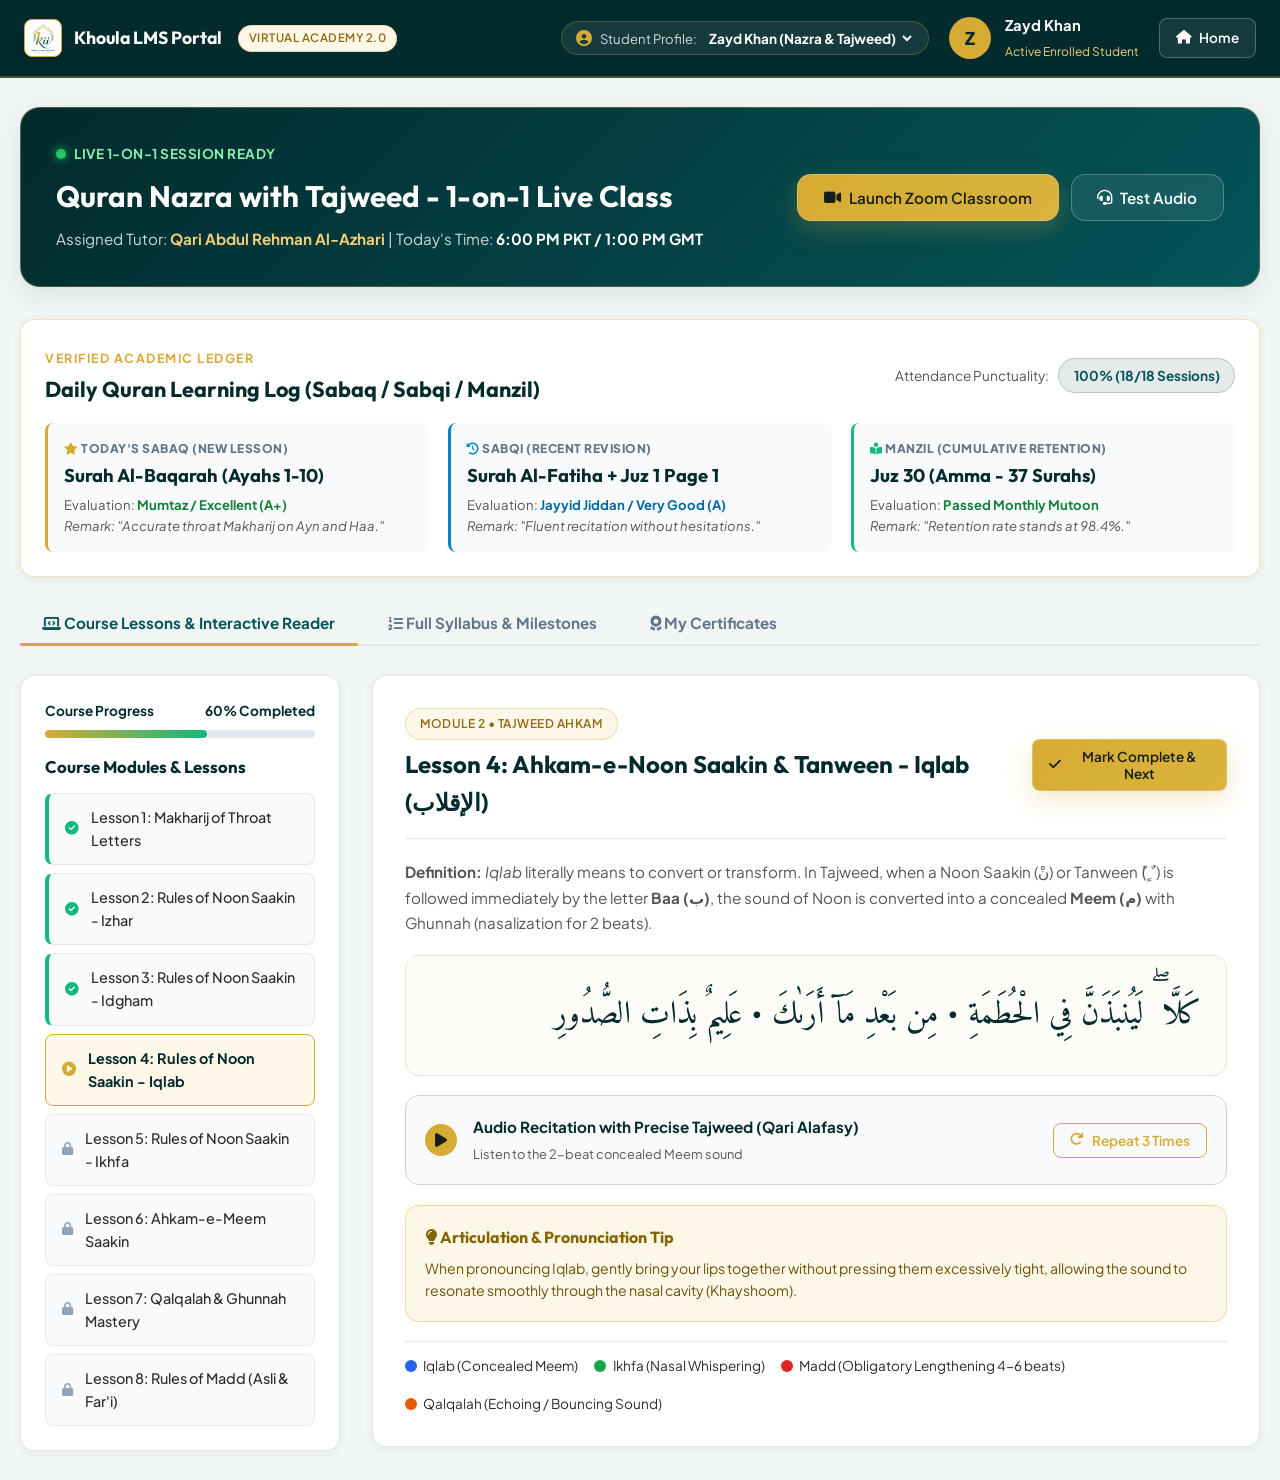
<file: student-portal.html>
<!DOCTYPE html>
<html lang="en">
<head>
  <meta charset="UTF-8">
  <meta name="viewport" content="width=device-width, initial-scale=1.0">
  <title>Student Learning Portal &amp; Virtual Classroom | Khoula Islamic Institute</title>
  <!-- Favicon -->
  <link rel="icon" type="image/png" href="logo.png">
  <link rel="apple-touch-icon" href="logo.png">
  <link rel="stylesheet" href="https://cdnjs.cloudflare.com/ajax/libs/font-awesome/6.5.1/css/all.min.css">
  <link rel="stylesheet" href="styles.css">
  <style>
    body {
      background: #f1f5f4;
      min-height: 100vh;
      display: flex;
      flex-direction: column;
    }
    .portal-topbar {
      background: var(--color-primary-dark);
      color: #fff;
      padding: 0.85rem 1.5rem;
      border-bottom: 2px solid var(--color-gold-border);
      display: flex;
      align-items: center;
      justify-content: space-between;
      flex-wrap: wrap;
      gap: 1rem;
    }
    .portal-user-badge {
      display: flex;
      align-items: center;
      gap: 0.85rem;
    }
    .portal-avatar {
      width: 42px;
      height: 42px;
      border-radius: 50%;
      background: var(--color-gold);
      color: var(--color-primary-dark);
      display: flex;
      align-items: center;
      justify-content: center;
      font-weight: 800;
      font-size: 1.1rem;
    }
    .portal-container {
      max-width: 1280px;
      margin: 1.8rem auto;
      padding: 0 1.25rem;
      width: 100%;
      flex-grow: 1;
    }
    .portal-tabs-nav {
      display: flex;
      gap: 0.5rem;
      border-bottom: 2px solid #e2e8f0;
      margin-bottom: 1.8rem;
    }
    .portal-tab-btn {
      padding: 0.75rem 1.4rem;
      background: none;
      border: none;
      font-weight: 700;
      font-size: 0.95rem;
      color: #64748b;
      cursor: pointer;
      position: relative;
      transition: all var(--transition-fast);
    }
    .portal-tab-btn.active {
      color: var(--color-primary);
    }
    .portal-tab-btn.active::after {
      content: '';
      position: absolute;
      bottom: -2px;
      left: 0;
      right: 0;
      height: 3px;
      background: var(--color-gold);
      border-radius: 2px;
    }
    .classroom-hero-card {
      background: linear-gradient(135deg, var(--color-primary-dark) 0%, var(--color-primary) 100%);
      color: #fff;
      border-radius: var(--radius-lg);
      padding: 2.2rem;
      border: 1.5px solid var(--color-gold-border);
      box-shadow: var(--shadow-md);
      display: flex;
      align-items: center;
      justify-content: space-between;
      flex-wrap: wrap;
      gap: 1.5rem;
      margin-bottom: 2rem;
    }
    .lesson-viewer-card {
      background: #ffffff;
      border-radius: var(--radius-md);
      border: 1px solid var(--border-light);
      padding: 2rem;
      box-shadow: var(--shadow-sm);
    }
    .makharij-card {
      background: var(--color-gold-pale);
      border: 1px solid var(--color-gold-border);
      border-radius: var(--radius-md);
      padding: 1.2rem;
      margin: 1.2rem 0;
    }
    .arabic-ayah-box {
      font-family: var(--font-arabic);
      font-size: 2rem;
      line-height: 2.2;
      color: var(--color-primary-dark);
      background: #fdfcf9;
      padding: 1.5rem;
      border-radius: var(--radius-md);
      border: 1px solid #e8e4dc;
      text-align: right;
      direction: rtl;
      margin: 1.2rem 0;
    }
    .tajweed-legend {
      display: flex;
      flex-wrap: wrap;
      gap: 1rem;
      font-size: 0.85rem;
      margin-top: 1rem;
      padding-top: 0.8rem;
      border-top: 1px solid #e2e8f0;
    }
    .legend-item {
      display: flex;
      align-items: center;
      gap: 0.4rem;
    }
    .legend-dot {
      width: 12px;
      height: 12px;
      border-radius: 50%;
    }
  </style>
</head>
<body>

  <!-- =========================================================================
       1. PORTAL TOP UTILITY BAR
       ========================================================================= -->
  <header class="portal-topbar">
    <div style="display: flex; align-items: center; gap: 1rem;">
      <a href="index.html" style="display: flex; align-items: center; gap: 0.75rem; color: #fff; text-decoration: none;">
        <div class="brand-logo-badge" style="width: 38px; height: 38px; background: #fff; border-radius: 8px; display: flex; align-items: center; justify-content: center; overflow: hidden;">
          <img src="logo.png" alt="Khoula Logo" onerror="this.src='logo.jpg'" style="height: 30px; width: auto; object-fit: contain;">
        </div>
        <strong style="font-family: var(--font-heading); font-size: 1.1rem;">Khoula LMS Portal</strong>
      </a>
      <span class="badge-gold" style="font-size: 0.72rem; padding: 0.2rem 0.6rem;">Virtual Academy 2.0</span>
    </div>

    <!-- Active Student Profile Switcher -->
    <div style="display: flex; align-items: center; gap: 1.25rem;">
      <div style="display: flex; align-items: center; gap: 0.5rem; background: rgba(255,255,255,0.08); padding: 0.35rem 0.85rem; border-radius: var(--radius-full); border: 1px solid rgba(197,155,39,0.3);">
        <i class="fas fa-user-circle" style="color: var(--color-gold);"></i>
        <span style="font-size: 0.82rem; color: #d1dedb;">Student Profile:</span>
        <select id="studentProfileSelect" onchange="switchStudentProfile(this.value)" style="background: none; border: none; color: #fff; font-weight: 700; font-size: 0.85rem; cursor: pointer; outline: none;">
          <option value="zayd" style="background: var(--color-primary-dark); color: #fff;">Zayd Khan (Nazra &amp; Tajweed)</option>
          <option value="amina" style="background: var(--color-primary-dark); color: #fff;">Amina Farooq (Hifz Program)</option>
          <option value="tariq" style="background: var(--color-primary-dark); color: #fff;">Dr. Tariq (Adult Arabic)</option>
        </select>
      </div>

      <div class="portal-user-badge">
        <div class="portal-avatar" id="portalAvatar">Z</div>
        <div>
          <strong style="font-size: 0.92rem; display: block;" id="portalStudentName">Zayd Khan</strong>
          <span style="font-size: 0.75rem; color: var(--color-gold-light);" id="portalStudentRole">Active Enrolled Student</span>
        </div>
      </div>

      <a href="index.html" class="btn btn-outline-white btn-sm" title="Return to Main Academy Website">
        <i class="fas fa-home"></i> Home
      </a>
    </div>
  </header>

  <!-- =========================================================================
       2. MAIN LMS CONTAINER
       ========================================================================= -->
  <div class="portal-container">
    
    <!-- LIVE CLASSROOM LAUNCH CARD -->
    <div class="classroom-hero-card">
      <div>
        <div style="display: flex; align-items: center; gap: 0.5rem; margin-bottom: 0.5rem;">
          <span style="display: inline-block; width: 10px; height: 10px; background: #22c55e; border-radius: 50%; box-shadow: 0 0 10px #22c55e;"></span>
          <span style="color: #86efac; font-weight: 700; font-size: 0.85rem; text-transform: uppercase; letter-spacing: 0.5px;">Live 1-on-1 Session Ready</span>
        </div>
        <h2 style="font-family: var(--font-heading); font-size: 1.85rem; color: #fff; margin-bottom: 0.4rem;" id="heroClassTitle">
          Quran Nazra with Tajweed - 1-on-1 Live Class
        </h2>
        <p style="color: #cbdad6; font-size: 0.95rem;">
          Assigned Tutor: <strong style="color: var(--color-gold-light);" id="heroTeacherName">Qari Abdul Rehman Al-Azhari</strong> | Today's Time: <strong style="color: #fff;">6:00 PM PKT / 1:00 PM GMT</strong>
        </p>
      </div>

      <div style="display: flex; gap: 0.75rem; flex-wrap: wrap;">
        <button class="btn btn-gold" onclick="launchVirtualClassroom()">
          <i class="fas fa-video"></i> Launch Zoom Classroom
        </button>
        <button class="btn btn-outline-white" onclick="alert('Testing microphone & speaker: Audio connection verified!')">
          <i class="fas fa-headset"></i> Test Audio
        </button>
      </div>
    </div>

    <!-- DAILY QURAN PROGRESS TRACKER CARD (Sabaq, Sabqi, Manzil) -->
    <div class="quran-tracker-card">
      <div style="display: flex; justify-content: space-between; align-items: center; flex-wrap: wrap; gap: 0.8rem;">
        <div>
          <span class="section-tag" style="margin-bottom: 0.2rem; font-size: 0.78rem;">Verified Academic Ledger</span>
          <h3 style="font-family: var(--font-heading); font-size: 1.35rem; color: var(--color-primary-dark);">
            Daily Quran Learning Log (Sabaq / Sabqi / Manzil)
          </h3>
        </div>
        <div style="display: flex; align-items: center; gap: 0.6rem;">
          <span style="font-size: 0.85rem; color: var(--text-muted);">Attendance Punctuality:</span>
          <span class="badge-teal" style="font-size: 0.85rem; font-weight: 700;">100% (18/18 Sessions)</span>
        </div>
      </div>

      <div class="tracker-grid">
        <!-- Box 1: Sabaq -->
        <div class="tracker-box sabaq">
          <div class="tracker-label"><i class="fas fa-star" style="color:var(--color-gold);"></i> Today's Sabaq (New Lesson)</div>
          <div class="tracker-value" id="trackerSabaqText">Surah Al-Baqarah (Ayahs 1-10)</div>
          <div class="tracker-sub">
            Evaluation: <strong style="color: #15803d;">Mumtaz / Excellent (A+)</strong><br>
            <em>Remark: "Accurate throat Makharij on Ayn and Haa."</em>
          </div>
        </div>

        <!-- Box 2: Sabqi -->
        <div class="tracker-box sabqi">
          <div class="tracker-label"><i class="fas fa-history" style="color:var(--color-info);"></i> Sabqi (Recent Revision)</div>
          <div class="tracker-value" id="trackerSabqiText">Surah Al-Fatiha + Juz 1 Page 1</div>
          <div class="tracker-sub">
            Evaluation: <strong style="color: #0369a1;">Jayyid Jiddan / Very Good (A)</strong><br>
            <em>Remark: "Fluent recitation without hesitations."</em>
          </div>
        </div>

        <!-- Box 3: Manzil / Muraja'ah -->
        <div class="tracker-box manzil">
          <div class="tracker-label"><i class="fas fa-book-reader" style="color:var(--color-success);"></i> Manzil (Cumulative Retention)</div>
          <div class="tracker-value" id="trackerManzilText">Juz 30 (Amma - 37 Surahs)</div>
          <div class="tracker-sub">
            Evaluation: <strong style="color: #15803d;">Passed Monthly Mutoon</strong><br>
            <em>Remark: "Retention rate stands at 98.4%."</em>
          </div>
        </div>
      </div>
    </div>

    <!-- PORTAL NAVIGATION TABS -->
    <div class="portal-tabs-nav">
      <button class="portal-tab-btn active" id="btnTabClassroom" onclick="switchPortalTab('classroom')">
        <i class="fas fa-laptop-code"></i> Course Lessons &amp; Interactive Reader
      </button>
      <button class="portal-tab-btn" id="btnTabCurriculum" onclick="switchPortalTab('curriculum')">
        <i class="fas fa-list-ol"></i> Full Syllabus &amp; Milestones
      </button>
      <button class="portal-tab-btn" id="btnTabCertificates" onclick="switchPortalTab('certificates')">
        <i class="fas fa-award"></i> My Certificates
      </button>
    </div>

    <!-- TAB CONTENT 1: INTERACTIVE LESSONS & READER -->
    <div id="portalContentClassroom">
      <div style="display: grid; grid-template-columns: 320px 1fr; gap: 2rem; align-items: start;">
        
        <!-- Sidebar: Lesson Progression Tree -->
        <div style="background: #ffffff; border-radius: var(--radius-md); border: 1px solid var(--border-light); padding: 1.5rem; box-shadow: var(--shadow-sm);">
          <div style="margin-bottom: 1rem;">
            <div style="display: flex; justify-content: space-between; font-size: 0.85rem; font-weight: 700; color: var(--color-primary-dark); margin-bottom: 0.3rem;">
              <span>Course Progress</span>
              <span id="courseProgressPercent">60% Completed</span>
            </div>
            <div class="progress-bar-container">
              <div class="progress-bar-fill" id="courseProgressBar" style="width: 60%;"></div>
            </div>
          </div>

          <h4 style="font-family: var(--font-heading); font-size: 1.05rem; color: var(--color-primary-dark); margin-bottom: 0.8rem;">
            Course Modules &amp; Lessons
          </h4>

          <ul class="lesson-tree" id="lessonsTreeList">
            <li class="lesson-item completed" onclick="loadLesson(1)">
              <i class="fas fa-check-circle lesson-item-check"></i>
              <span>Lesson 1: Makharij of Throat Letters</span>
            </li>
            <li class="lesson-item completed" onclick="loadLesson(2)">
              <i class="fas fa-check-circle lesson-item-check"></i>
              <span>Lesson 2: Rules of Noon Saakin - Izhar</span>
            </li>
            <li class="lesson-item completed" onclick="loadLesson(3)">
              <i class="fas fa-check-circle lesson-item-check"></i>
              <span>Lesson 3: Rules of Noon Saakin - Idgham</span>
            </li>
            <li class="lesson-item active" onclick="loadLesson(4)">
              <i class="fas fa-play-circle" style="color: var(--color-gold);"></i>
              <span>Lesson 4: Rules of Noon Saakin - Iqlab</span>
            </li>
            <li class="lesson-item" onclick="loadLesson(5)">
              <i class="fas fa-lock" style="color: #94a3b8; font-size: 0.8rem;"></i>
              <span>Lesson 5: Rules of Noon Saakin - Ikhfa</span>
            </li>
            <li class="lesson-item" onclick="loadLesson(6)">
              <i class="fas fa-lock" style="color: #94a3b8; font-size: 0.8rem;"></i>
              <span>Lesson 6: Ahkam-e-Meem Saakin</span>
            </li>
            <li class="lesson-item" onclick="loadLesson(7)">
              <i class="fas fa-lock" style="color: #94a3b8; font-size: 0.8rem;"></i>
              <span>Lesson 7: Qalqalah &amp; Ghunnah Mastery</span>
            </li>
            <li class="lesson-item" onclick="loadLesson(8)">
              <i class="fas fa-lock" style="color: #94a3b8; font-size: 0.8rem;"></i>
              <span>Lesson 8: Rules of Madd (Asli &amp; Far'i)</span>
            </li>
          </ul>
        </div>

        <!-- Main Workspace: Active Lesson Content & Interactive Audio Quran Reader -->
        <div class="lesson-viewer-card" id="lessonViewer">
          <div style="display: flex; justify-content: space-between; align-items: center; border-bottom: 1px solid #e2e8f0; padding-bottom: 1rem; margin-bottom: 1.25rem;">
            <div>
              <span class="badge-gold" style="font-size: 0.75rem;">Module 2 • Tajweed Ahkam</span>
              <h3 style="font-family: var(--font-heading); font-size: 1.5rem; color: var(--color-primary-dark); margin-top: 0.3rem;" id="activeLessonTitle">
                Lesson 4: Ahkam-e-Noon Saakin &amp; Tanween - Iqlab (الإقلاب)
              </h3>
            </div>
            <button class="btn btn-gold btn-sm" onclick="completeCurrentLesson()">
              <i class="fas fa-check"></i> Mark Complete &amp; Next
            </button>
          </div>

          <!-- Lesson Instructions -->
          <p style="font-size: 0.95rem; color: var(--text-muted); line-height: 1.7; margin-bottom: 1rem;" id="activeLessonDesc">
            <strong>Definition:</strong> <em>Iqlab</em> literally means to convert or transform. In Tajweed, when a Noon Saakin (نْ) or Tanween (ً ٍ ٌ) is followed immediately by the letter <strong>Baa (ب)</strong>, the sound of Noon is converted into a concealed <strong>Meem (م)</strong> with Ghunnah (nasalization for 2 beats).
          </p>

          <!-- Interactive Ayah Display with Tajweed Highlights -->
          <div class="arabic-ayah-box">
            كَلَّا ۖ لَيُنبَذَنَّ فِي الْحُطَمَةِ • مِن بَعْدِ مَآ أَرَىٰكَ • عَلِيمٌ بِذَاتِ الصُّدُورِ
          </div>

          <!-- Audio Recitation Player for this Lesson -->
          <div style="background: #f8fafc; border: 1.5px solid #cbd5e1; border-radius: var(--radius-md); padding: 1.2rem; display: flex; align-items: center; justify-content: space-between; flex-wrap: wrap; gap: 1rem;">
            <div style="display: flex; align-items: center; gap: 1rem;">
              <button class="play-recitation-btn" id="lessonPlayAudioBtn" onclick="toggleLessonRecitationAudio()">
                <i class="fas fa-play" id="lessonAudioIcon"></i>
              </button>
              <div>
                <strong style="color: var(--color-primary-dark); font-size: 0.95rem; display: block;">
                  Audio Recitation with Precise Tajweed (Qari Alafasy)
                </strong>
                <span style="font-size: 0.8rem; color: var(--text-muted);">Listen to the 2-beat concealed Meem sound</span>
              </div>
            </div>
            <button class="btn btn-outline-gold btn-sm" onclick="repeatVersePractice()">
              <i class="fas fa-redo"></i> Repeat 3 Times
            </button>
          </div>

          <!-- Makharij & Articulation Tip -->
          <div class="makharij-card">
            <h4 style="font-family: var(--font-heading); color: #856404; font-size: 1rem; margin-bottom: 0.4rem;">
              <i class="fas fa-lightbulb"></i> Articulation &amp; Pronunciation Tip
            </h4>
            <p style="font-size: 0.88rem; color: #6d520a; line-height: 1.6;">
              When pronouncing Iqlab, gently bring your lips together without pressing them excessively tight, allowing the sound to resonate smoothly through the nasal cavity (Khayshoom).
            </p>
          </div>

          <!-- Color Coding Legend -->
          <div class="tajweed-legend">
            <div class="legend-item">
              <span class="legend-dot" style="background: #2563eb;"></span>
              <span>Iqlab (Concealed Meem)</span>
            </div>
            <div class="legend-item">
              <span class="legend-dot" style="background: #16a34a;"></span>
              <span>Ikhfa (Nasal Whispering)</span>
            </div>
            <div class="legend-item">
              <span class="legend-dot" style="background: #dc2626;"></span>
              <span>Madd (Obligatory Lengthening 4-6 beats)</span>
            </div>
            <div class="legend-item">
              <span class="legend-dot" style="background: #ea580c;"></span>
              <span>Qalqalah (Echoing / Bouncing Sound)</span>
            </div>
          </div>
        </div>
      </div>
    </div>

    <!-- TAB CONTENT 2: FULL SYLLABUS -->
    <div id="portalContentCurriculum" style="display: none;">
      <div class="lesson-viewer-card">
        <h3 style="font-family: var(--font-heading); font-size: 1.45rem; color: var(--color-primary-dark); margin-bottom: 1rem;">
          Quran Nazra &amp; Tajweed Comprehensive Syllabus
        </h3>
        <p style="color: var(--text-muted); font-size: 0.95rem; margin-bottom: 2rem;">
          Designed to take students from elementary phonetics to independent, fluent recitation of the 30 Juz with Sanad-level accuracy.
        </p>

        <div style="display: grid; grid-template-columns: repeat(3, 1fr); gap: 1.5rem;">
          <div style="background: #f8fafc; padding: 1.5rem; border-radius: var(--radius-md); border-top: 4px solid var(--color-gold);">
            <h4 style="font-family: var(--font-heading); color: var(--color-primary-dark); margin-bottom: 0.6rem;">Part 1: Foundational Makharij</h4>
            <ul style="font-size: 0.88rem; color: #475569; display: flex; flex-direction: column; gap: 0.5rem; padding-left: 1.2rem;">
              <li>Throat Letters (Halqiyyah: ء هـ ع ح غ خ)</li>
              <li>Tongue &amp; Palate (Lahwiyyah &amp; Shajariyyah)</li>
              <li>Dental &amp; Whispering Letters (Lisaniyyah)</li>
              <li>Lip &amp; Nasal Letters (Shafawiyyah &amp; Khayshoom)</li>
            </ul>
          </div>

          <div style="background: #f8fafc; padding: 1.5rem; border-radius: var(--radius-md); border-top: 4px solid var(--color-primary);">
            <h4 style="font-family: var(--font-heading); color: var(--color-primary-dark); margin-bottom: 0.6rem;">Part 2: Essential Ahkam</h4>
            <ul style="font-size: 0.88rem; color: #475569; display: flex; flex-direction: column; gap: 0.5rem; padding-left: 1.2rem;">
              <li>Rules of Noon Saakin &amp; Tanween (Izhar, Idgham, Iqlab, Ikhfa)</li>
              <li>Rules of Meem Saakin (Izhar, Idgham, Ikhfa Shafawi)</li>
              <li>The 5 Qalqalah Letters (ق ط ب ج د)</li>
              <li>Thickness &amp; Thinness of Raa &amp; Laam (Tafkheem &amp; Tarqeeq)</li>
            </ul>
          </div>

          <div style="background: #f8fafc; padding: 1.5rem; border-radius: var(--radius-md); border-top: 4px solid var(--color-success);">
            <h4 style="font-family: var(--font-heading); color: var(--color-primary-dark); margin-bottom: 0.6rem;">Part 3: Fluency &amp; Stopping</h4>
            <ul style="font-size: 0.88rem; color: #475569; display: flex; flex-direction: column; gap: 0.5rem; padding-left: 1.2rem;">
              <li>Rules of Madd (Madd Munfasil, Muttasil, Lazim)</li>
              <li>Waqf (Stopping Marks: م, ط, ج, ز, ص, لا)</li>
              <li>Saktah (Brief silence without taking breath)</li>
              <li>Full Nazra of Juz 1 to Juz 30</li>
            </ul>
          </div>
        </div>
      </div>
    </div>

    <!-- TAB CONTENT 3: CERTIFICATES -->
    <div id="portalContentCertificates" style="display: none;">
      <div class="certificate-frame">
        <div class="certificate-seal" style="background: #ffffff; border: 2px solid var(--color-gold); overflow: hidden;">
          <img src="images/logo-mark.png" alt="Institute Seal" style="height: 58px; width: auto; object-fit: contain;">
        </div>
        <div style="font-size: 0.85rem; font-weight: 700; color: var(--color-gold); letter-spacing: 2px; text-transform: uppercase;">
          Khoula Islamic Institute of Quranic Studies
        </div>
        <h2 class="certificate-title">Certificate of Quranic Excellence</h2>
        <p style="font-size: 1rem; color: var(--text-muted); margin: 0.5rem 0;">This is to certify that</p>
        
        <div class="certificate-recipient" id="certStudentName">Zayd Khan</div>

        <p style="font-size: 1.05rem; color: var(--text-main); max-width: 580px; margin: 0.5rem auto 1.5rem auto; line-height: 1.7;">
          has successfully demonstrated proficiency in the recitation of the Holy Quran according to the rules of <strong>Tajweed al-Quran (Hafs 'an Asim)</strong> with outstanding Makharij accuracy and devotion.
        </p>

        <div style="display: flex; justify-content: space-around; margin-top: 2.5rem; border-top: 1px dashed var(--color-gold); padding-top: 1.5rem;">
          <div style="text-align: center;">
            <strong style="display: block; font-family: var(--font-arabic); font-size: 1.2rem; color: var(--color-primary);">القارئ عبد الرحمن</strong>
            <span style="font-size: 0.8rem; color: var(--text-muted);">Senior Tajweed Master</span>
          </div>
          <div style="text-align: center;">
            <strong style="display: block; font-family: var(--font-arabic); font-size: 1.2rem; color: var(--color-primary);">إدارة المعهد</strong>
            <span style="font-size: 0.8rem; color: var(--text-muted);">Principal / Academic Dean</span>
          </div>
        </div>

        <div style="margin-top: 2rem;">
          <button class="btn btn-gold btn-sm" onclick="window.print()">
            <i class="fas fa-print"></i> Print Official Certificate
          </button>
        </div>
      </div>
    </div>

  </div>

  <script src="app.js"></script>
  <script>
    const STUDENT_PROFILES = {
      zayd: {
        name: 'Zayd Khan',
        role: 'Active Enrolled Student',
        course: 'Quran Reading & Nazra with Tajweed',
        teacher: 'Qari Abdul Rehman Al-Azhari',
        progress: 60,
        sabaq: 'Surah Al-Baqarah (Ayahs 1-10)',
        sabqi: 'Surah Al-Fatiha + Juz 1 Page 1',
        manzil: 'Juz 30 (Amma - 37 Surahs)'
      },
      amina: {
        name: 'Amina Farooq',
        role: 'Hifz Memorization Student',
        course: 'Tahfeez-ul-Quran (Full Hifz)',
        teacher: 'Ustadha Fatima Zahra',
        progress: 85,
        sabaq: 'Surah Al-Kahf (Ayahs 1-20)',
        sabqi: 'Surah Maryam (Full)',
        manzil: 'Juz 1 to Juz 5 (Mutoon Checked)'
      },
      tariq: {
        name: 'Dr. Tariq Mehmood',
        role: 'Adult Classical Arabic Student',
        course: 'Quranic Arabic & Tafseer',
        teacher: 'Mufti Muhammad Zeeshan',
        progress: 45,
        sabaq: 'Surah Ali \'Imran (Ayahs 190-195)',
        sabqi: 'Surah Al-Baqarah (Ruku 40)',
        manzil: 'Grammatical Sarf & Nahw Tables'
      }
    };

    let activeProfileKey = 'zayd';
    let currentLessonAudio = null;

    function switchStudentProfile(key) {
      activeProfileKey = key;
      const data = STUDENT_PROFILES[key];
      if (!data) return;

      document.getElementById('portalStudentName').textContent = data.name;
      document.getElementById('portalAvatar').textContent = data.name[0];
      document.getElementById('portalStudentRole').textContent = data.role;
      document.getElementById('heroClassTitle').textContent = `${data.course} - 1-on-1 Live Class`;
      document.getElementById('heroTeacherName').textContent = data.teacher;

      document.getElementById('trackerSabaqText').textContent = data.sabaq;
      document.getElementById('trackerSabqiText').textContent = data.sabqi;
      document.getElementById('trackerManzilText').textContent = data.manzil;

      document.getElementById('courseProgressPercent').textContent = `${data.progress}% Completed`;
      document.getElementById('courseProgressBar').style.width = `${data.progress}%`;

      document.getElementById('certStudentName').textContent = data.name;
      showToast(`Switched student profile to ${data.name}`);
    }

    function switchPortalTab(tabName) {
      document.getElementById('btnTabClassroom').className = tabName === 'classroom' ? 'portal-tab-btn active' : 'portal-tab-btn';
      document.getElementById('btnTabCurriculum').className = tabName === 'curriculum' ? 'portal-tab-btn active' : 'portal-tab-btn';
      document.getElementById('btnTabCertificates').className = tabName === 'certificates' ? 'portal-tab-btn active' : 'portal-tab-btn';

      document.getElementById('portalContentClassroom').style.display = tabName === 'classroom' ? 'block' : 'none';
      document.getElementById('portalContentCurriculum').style.display = tabName === 'curriculum' ? 'block' : 'none';
      document.getElementById('portalContentCertificates').style.display = tabName === 'certificates' ? 'block' : 'none';
    }

    function launchVirtualClassroom() {
      const zoomModal = `
        <div class="modal-header" style="background:#2d8cff;">
          <h3 class="modal-title"><i class="fas fa-video"></i> Joining 1-on-1 Live Classroom</h3>
          <button class="modal-close-btn" onclick="closeModal()">&times;</button>
        </div>
        <div class="modal-body" style="text-align:center;">
          <div style="font-size:3rem; color:#2d8cff; margin-bottom:1rem;">
            <i class="fas fa-chalkboard-teacher"></i>
          </div>
          <h3 style="font-family:var(--font-heading); color:var(--color-primary-dark); margin-bottom:0.5rem;">
            Session with ${STUDENT_PROFILES[activeProfileKey].teacher}
          </h3>
          <p style="color:var(--text-muted); font-size:0.95rem; margin-bottom:1.5rem;">
            Your secure encrypted 1-on-1 video room is launching with interactive digital Quran screen sharing and Tajweed highlighting.
          </p>
          <div style="background:#f0f9ff; padding:1.2rem; border-radius:var(--radius-md); border:1px solid #bae6fd; margin-bottom:1.5rem; text-align:left; font-size:0.88rem;">
            <strong>Class Protocol:</strong><br>
            • Please ensure your microphone is enabled.<br>
            • Keep your physical Mushaf or Qaida open on your desk.<br>
            • Sincerity of intention (Ikhlas) for sacred learning.
          </div>
          <div style="display:flex; justify-content:center; gap:1rem;">
            <button class="btn btn-primary" onclick="alert('Opening Virtual Classroom Room ID: KH-9921...'); closeModal();">
              <i class="fas fa-external-link-alt"></i> Connect Live Now
            </button>
            <button class="btn btn-outline-gold" onclick="closeModal()">Close</button>
          </div>
        </div>
      `;
      showModal(zoomModal);
    }

    function toggleLessonRecitationAudio() {
      const icon = document.getElementById('lessonAudioIcon');
      if (currentLessonAudio && !currentLessonAudio.paused) {
        currentLessonAudio.pause();
        icon.className = 'fas fa-play';
        return;
      }

      currentLessonAudio = new Audio('https://everyayah.com/data/Alafasy_128kbps/104004.mp3');
      icon.className = 'fas fa-spinner fa-spin';
      currentLessonAudio.play().then(() => {
        icon.className = 'fas fa-pause';
      }).catch(() => {
        icon.className = 'fas fa-play';
        showToast('Playing sample lesson audio demonstration...');
        simulateWebAudioRecitation();
      });

      currentLessonAudio.onended = () => {
        icon.className = 'fas fa-play';
      };
    }

    function repeatVersePractice() {
      showToast('Repeating verse 3 times for memorization practice...');
      toggleLessonRecitationAudio();
    }

    function completeCurrentLesson() {
      const bar = document.getElementById('courseProgressBar');
      const label = document.getElementById('courseProgressPercent');
      let currentVal = parseInt(bar.style.width) || 60;
      if (currentVal < 100) {
        currentVal += 15;
        if (currentVal > 100) currentVal = 100;
        bar.style.width = `${currentVal}%`;
        label.textContent = `${currentVal}% Completed`;
        showToast(`MashaAllah! Lesson marked complete. Progress updated to ${currentVal}%!`);
      } else {
        showToast('MashaAllah! You have completed 100% of this course.');
      }
    }

    function loadLesson(num) {
      showToast(`Loaded Lesson ${num}.`);
    }
  </script>
</body>
</html>
</file>
<file: styles.css>
/* ==========================================================================
   KHOUAL ISLAMIC INSTITUTE - MASTER STYLESHEET
   Official Tagline: "Connect with Quran, be near to Rehman"
   Aesthetic: Logo-Matched Deep Teal & Warm Amber Gold
   Primary: #045559 | Accent: #D5AB33
   ========================================================================== */

@import url('https://fonts.googleapis.com/css2?family=Amiri:ital,wght@0,400;0,700;1,400&family=Outfit:wght@300;400;500;600;700;800&family=Plus+Jakarta+Sans:wght@300;400;500;600;700;800&family=Scheherazade+New:wght@400;700&display=swap');

:root {
  /* Logo-Matched Primary Deep Teal Palette (from logo.png analysis) */
  --color-primary-dark: #032a2d;      /* deepest teal background */
  --color-primary: #045559;           /* LOGO PRIMARY COLOR — Deep Teal */
  --color-primary-light: #0A7B8D;     /* lighter teal (from logo mid-tones) */
  --color-primary-soft: #1A4041;      /* soft dark teal (from logo) */
  --color-primary-muted: rgba(4, 85, 89, 0.08);

  /* Logo-Matched Gold / Amber Accents */
  --color-gold: #D5AB33;             /* LOGO ACCENT COLOR — Warm Amber Gold */
  --color-gold-light: #f0ce7a;
  --color-gold-hover: #b88e22;
  --color-gold-pale: #fdf7e8;
  --color-gold-subtle: rgba(213, 171, 51, 0.15);
  --color-gold-border: rgba(213, 171, 51, 0.35);

  /* Background & Typography Surfaces */
  --bg-main: #F9F9F6; /* Clean off-white / light cream */
  --bg-card: #ffffff;
  --bg-dark-surface: #021e21;        /* deep teal dark surface */
  --text-main: #2C2C2C; /* Dark charcoal gray */
  --text-muted: #555555;
  --text-light: #777777;
  --text-white: #ffffff;
  --border-light: #e5e3dc;

  /* System status */
  --color-success: #10b981;
  --color-warning: #f59e0b;
  --color-danger: #ef4444;
  --color-info: #0284c7;

  /* Typography */
  --font-body: 'Plus Jakarta Sans', system-ui, -apple-system, sans-serif;
  --font-heading: 'Outfit', sans-serif;
  --font-arabic: 'Amiri', 'Scheherazade New', serif;

  /* Shadows updated to teal */
  --shadow-sm: 0 2px 10px rgba(4, 85, 89, 0.06);
  --shadow-md: 0 8px 24px rgba(4, 85, 89, 0.10);
  --shadow-lg: 0 16px 40px rgba(4, 85, 89, 0.14);
  --shadow-gold: 0 8px 24px rgba(213, 171, 51, 0.28);
  --radius-sm: 8px;
  --radius-md: 14px;
  --radius-lg: 20px;
  --radius-full: 9999px;

  --transition-fast: 0.2s cubic-bezier(0.16, 1, 0.3, 1);
  --transition-normal: 0.35s cubic-bezier(0.16, 1, 0.3, 1);
}

/* --------------------------------------------------------------------------
   Reset & Base Styles
   -------------------------------------------------------------------------- */
*, *::before, *::after {
  box-sizing: border-box;
  margin: 0;
  padding: 0;
}

html {
  scroll-behavior: smooth;
  font-size: 16px;
}

body {
  font-family: var(--font-body);
  color: var(--text-main);
  background-color: var(--bg-main);
  line-height: 1.6;
  overflow-x: hidden;
  -webkit-font-smoothing: antialiased;
}

/* Islamic Geometric Pattern Overlay */
.islamic-bg-pattern {
  background-color: var(--color-primary-dark);
  background-image: radial-gradient(circle at 50% 50%, rgba(197, 155, 39, 0.07) 1px, transparent 1px);
  background-size: 28px 28px;
}

.islamic-subtle-pattern {
  background-image: radial-gradient(circle at 50% 50%, rgba(11, 59, 52, 0.04) 1px, transparent 1px);
  background-size: 24px 24px;
}

img {
  max-width: 100%;
  height: auto;
  display: block;
}

a {
  color: inherit;
  text-decoration: none;
  transition: color var(--transition-fast);
}

button, input, select, textarea {
  font-family: inherit;
  font-size: inherit;
}

.container {
  width: 100%;
  max-width: 1240px;
  margin-left: auto;
  margin-right: auto;
  padding-left: 1.25rem;
  padding-right: 1.25rem;
}

/* Arabic Calligraphy Elements */
.arabic-bismillah {
  font-family: var(--font-arabic);
  font-size: 2.1rem;
  line-height: 1.4;
  color: var(--color-gold);
  text-align: center;
  margin-bottom: 0.5rem;
  user-select: none;
}

.arabic-text {
  font-family: var(--font-arabic);
  direction: rtl;
}

/* --------------------------------------------------------------------------
   Utility & Decorative Components
   -------------------------------------------------------------------------- */
.badge-gold {
  display: inline-flex;
  align-items: center;
  gap: 0.4rem;
  background: var(--color-gold-pale);
  color: #8f6c12;
  border: 1px solid var(--color-gold-border);
  padding: 0.35rem 0.9rem;
  border-radius: var(--radius-full);
  font-size: 0.85rem;
  font-weight: 600;
  text-transform: uppercase;
  letter-spacing: 0.5px;
}

.badge-teal {
  display: inline-flex;
  align-items: center;
  gap: 0.4rem;
  background: rgba(11, 59, 52, 0.1);
  color: var(--color-primary);
  border: 1px solid rgba(11, 59, 52, 0.2);
  padding: 0.35rem 0.9rem;
  border-radius: var(--radius-full);
  font-size: 0.85rem;
  font-weight: 600;
}

.gold-gradient-text {
  background: linear-gradient(135deg, #D5AB33 0%, #f0ce7a 50%, #b88e22 100%);
  -webkit-background-clip: text;
  -webkit-text-fill-color: transparent;
}

.section-tag {
  display: inline-block;
  color: var(--color-gold);
  font-weight: 700;
  font-size: 0.9rem;
  letter-spacing: 1.5px;
  text-transform: uppercase;
  margin-bottom: 0.5rem;
}

.section-title {
  font-family: var(--font-heading);
  font-size: 2.35rem;
  font-weight: 800;
  color: var(--color-primary-dark);
  line-height: 1.25;
  margin-bottom: 1rem;
}

.section-subtitle {
  color: var(--text-muted);
  font-size: 1.05rem;
  max-width: 650px;
  margin: 0 auto;
}

/* Buttons */
.btn {
  display: inline-flex;
  align-items: center;
  justify-content: center;
  gap: 0.5rem;
  padding: 0.8rem 1.6rem;
  border-radius: var(--radius-md);
  font-weight: 600;
  font-size: 0.95rem;
  cursor: pointer;
  border: 1px solid transparent;
  transition: all var(--transition-normal);
  text-decoration: none;
}

.btn-gold {
  background: linear-gradient(135deg, var(--color-gold) 0%, #dbb33c 100%);
  color: #171f1a;
  box-shadow: var(--shadow-gold);
  border-color: rgba(255, 255, 255, 0.2);
}

.btn-gold:hover {
  background: linear-gradient(135deg, #dbb33c 0%, #f0cd69 100%);
  transform: translateY(-2px);
  box-shadow: 0 10px 28px rgba(197, 155, 39, 0.35);
}

.btn-primary {
  background-color: var(--color-primary);
  color: var(--text-white);
  box-shadow: var(--shadow-sm);
}

.btn-primary:hover {
  background-color: var(--color-primary-light);
  transform: translateY(-2px);
  box-shadow: var(--shadow-md);
}

.btn-outline-gold {
  background: transparent;
  color: var(--color-gold);
  border: 1.5px solid var(--color-gold);
}

.btn-outline-gold:hover {
  background: var(--color-gold-pale);
  color: var(--color-primary-dark);
}

.btn-outline-white {
  background: rgba(255, 255, 255, 0.08);
  color: var(--text-white);
  border: 1px solid rgba(255, 255, 255, 0.25);
  backdrop-filter: blur(4px);
}

.btn-outline-white:hover {
  background: rgba(255, 255, 255, 0.2);
  color: var(--text-white);
  border-color: #ffffff;
}

.btn-sm {
  padding: 0.5rem 1rem;
  font-size: 0.85rem;
  border-radius: var(--radius-sm);
}

.btn-block {
  width: 100%;
}

/* --------------------------------------------------------------------------
   Top Utility Bar
   -------------------------------------------------------------------------- */
.top-bar {
  background-color: var(--color-primary-dark);
  color: #b0c4bf;
  font-size: 0.83rem;
  border-bottom: 1px solid rgba(197, 155, 39, 0.2);
  padding: 0.45rem 0;
}

.top-bar-inner {
  display: flex;
  align-items: center;
  justify-content: space-between;
  flex-wrap: wrap;
  gap: 0.75rem;
}

.top-bar-left, .top-bar-right {
  display: flex;
  align-items: center;
  gap: 1.25rem;
}

.top-link {
  display: flex;
  align-items: center;
  gap: 0.4rem;
  color: #d1dedb;
  transition: color var(--transition-fast);
}

.top-link:hover {
  color: var(--color-gold-light);
}

.currency-select {
  background: rgba(255, 255, 255, 0.08);
  color: #f1f7f5;
  border: 1px solid rgba(197, 155, 39, 0.3);
  border-radius: var(--radius-sm);
  padding: 0.2rem 0.5rem;
  font-size: 0.8rem;
  cursor: pointer;
  outline: none;
}

.currency-select option {
  background: var(--color-primary-dark);
  color: #fff;
}

/* --------------------------------------------------------------------------
   Main Navigation Header
   -------------------------------------------------------------------------- */
.header-main {
  position: sticky;
  top: 0;
  z-index: 1000;
  background-color: rgba(255, 255, 255, 0.96);
  backdrop-filter: blur(12px);
  border-bottom: 1px solid var(--border-light);
  box-shadow: var(--shadow-sm);
  transition: all var(--transition-fast);
}

.header-inner {
  display: flex;
  align-items: center;
  justify-content: space-between;
  padding: 0.85rem 0;
}

/* Brand Logo */
.brand-link {
  display: flex;
  align-items: center;
  gap: 0.85rem;
  text-decoration: none;
  transition: opacity var(--transition-fast);
}

.brand-link:hover {
  opacity: 0.95;
}

.brand-logo-img {
  height: 48px;
  width: auto;
  object-fit: contain;
  display: block;
  flex-shrink: 0;
  transition: transform var(--transition-fast);
}

.brand-link:hover .brand-logo-img {
  transform: scale(1.05);
}

.brand-logo-badge {
  display: inline-flex;
  align-items: center;
  justify-content: center;
  background: #ffffff;
  border-radius: 12px;
  padding: 4px;
  box-shadow: 0 4px 12px rgba(0, 0, 0, 0.15);
  border: 1.5px solid var(--color-gold);
  flex-shrink: 0;
}

.brand-logo-icon {
  width: 48px;
  height: 48px;
  background: linear-gradient(135deg, var(--color-primary) 0%, var(--color-primary-dark) 100%);
  border: 2px solid var(--color-gold);
  border-radius: 50%;
  display: flex;
  align-items: center;
  justify-content: center;
  color: var(--color-gold);
  box-shadow: 0 4px 12px rgba(11, 59, 52, 0.2);
  flex-shrink: 0;
  overflow: hidden;
}

.brand-text {
  display: flex;
  flex-direction: column;
}

.brand-name {
  font-family: var(--font-heading);
  font-size: 1.28rem;
  font-weight: 800;
  color: var(--color-primary-dark);
  line-height: 1.15;
  letter-spacing: -0.3px;
}

.brand-tagline {
  font-size: 0.78rem;
  font-weight: 600;
  color: var(--color-gold);
  letter-spacing: 0.4px;
}

/* ==========================================================================
   HAMBURGER NAVIGATION MENU (Tadeebul Quran Style Slide-Out / Dropdown Drawer)
   ========================================================================== */
.hamburger-menu-btn {
  display: inline-flex;
  align-items: center;
  gap: 0.55rem;
  background: linear-gradient(135deg, rgba(4, 85, 89, 0.08) 0%, rgba(213, 171, 51, 0.12) 100%);
  border: 1.5px solid var(--color-gold-border);
  color: var(--color-primary-dark);
  padding: 0.5rem 0.95rem;
  border-radius: var(--radius-md);
  font-family: var(--font-heading);
  font-weight: 700;
  font-size: 0.92rem;
  cursor: pointer;
  transition: all var(--transition-fast);
  outline: none;
}

.hamburger-menu-btn:hover {
  background: var(--color-primary);
  color: #ffffff;
  border-color: var(--color-primary);
  box-shadow: 0 4px 14px rgba(4, 85, 89, 0.25);
  transform: translateY(-1px);
}

.hamburger-menu-btn:hover .hamburger-line {
  background-color: var(--color-gold-light);
}

.hamburger-box {
  display: flex;
  flex-direction: column;
  justify-content: space-between;
  width: 20px;
  height: 14px;
}

.hamburger-line {
  display: block;
  height: 2px;
  width: 100%;
  background-color: var(--color-primary);
  border-radius: 2px;
  transition: transform 0.25s ease, opacity 0.25s ease, background-color 0.2s ease;
}

.hamburger-menu-btn.active .hamburger-line:nth-child(1) {
  transform: translateY(6px) rotate(45deg);
}

.hamburger-menu-btn.active .hamburger-line:nth-child(2) {
  opacity: 0;
}

.hamburger-menu-btn.active .hamburger-line:nth-child(3) {
  transform: translateY(-6px) rotate(-45deg);
}

.hamburger-label {
  letter-spacing: 0.3px;
}

/* Nav Drawer Backdrop */
.nav-drawer-overlay {
  position: fixed;
  inset: 0;
  background: rgba(6, 33, 22, 0.65);
  backdrop-filter: blur(4px);
  -webkit-backdrop-filter: blur(4px);
  z-index: 1050;
  opacity: 0;
  visibility: hidden;
  transition: opacity 0.3s cubic-bezier(0.16, 1, 0.3, 1), visibility 0.3s;
}

.nav-drawer-overlay.active {
  opacity: 1;
  visibility: visible;
}

/* Slide-out Menu Drawer */
.nav-drawer {
  position: fixed;
  top: 0;
  right: -360px;
  width: 340px;
  max-width: 88vw;
  height: 100vh;
  background: #ffffff;
  z-index: 1060;
  box-shadow: -8px 0 35px rgba(0, 0, 0, 0.22);
  display: flex;
  flex-direction: column;
  transition: right 0.35s cubic-bezier(0.16, 1, 0.3, 1);
  overflow: hidden;
}

.nav-drawer.active {
  right: 0;
}

.nav-drawer-header {
  padding: 1.25rem 1.4rem;
  background: linear-gradient(135deg, var(--color-primary-dark) 0%, var(--color-primary) 100%);
  color: #ffffff;
  display: flex;
  align-items: center;
  justify-content: space-between;
  border-bottom: 2px solid var(--color-gold);
}

.nav-drawer-brand {
  display: flex;
  align-items: center;
  gap: 0.75rem;
}

.nav-drawer-logo {
  height: 38px;
  width: auto;
  object-fit: contain;
  background: #ffffff;
  padding: 2px;
  border-radius: 6px;
}

.nav-drawer-title {
  display: block;
  font-family: var(--font-heading);
  font-size: 1.05rem;
  font-weight: 800;
  color: #ffffff;
  line-height: 1.2;
}

.nav-drawer-subtitle {
  display: block;
  font-size: 0.75rem;
  color: var(--color-gold-light);
}

.nav-drawer-close {
  background: rgba(255, 255, 255, 0.12);
  border: 1px solid rgba(255, 255, 255, 0.2);
  color: #ffffff;
  width: 34px;
  height: 34px;
  border-radius: 50%;
  font-size: 1.35rem;
  line-height: 1;
  display: flex;
  align-items: center;
  justify-content: center;
  cursor: pointer;
  transition: all var(--transition-fast);
}

.nav-drawer-close:hover {
  background: var(--color-gold);
  color: #021e21;
  border-color: var(--color-gold);
  transform: rotate(90deg);
}

.nav-drawer-body {
  flex: 1;
  overflow-y: auto;
  padding: 1rem 0;
  display: flex;
  flex-direction: column;
  justify-content: space-between;
}

.nav-drawer-list {
  list-style: none;
  padding: 0 0.85rem;
  margin: 0;
}

.nav-drawer-list li {
  margin-bottom: 0.35rem;
}

.nav-drawer-list .nav-link {
  display: flex;
  align-items: center;
  gap: 0.85rem;
  padding: 0.75rem 1rem;
  border-radius: var(--radius-sm);
  color: var(--color-primary-dark);
  font-weight: 600;
  font-size: 0.95rem;
  text-decoration: none;
  transition: all var(--transition-fast);
  border-left: 3px solid transparent;
}

.nav-drawer-list .nav-link i {
  width: 22px;
  font-size: 1rem;
  color: var(--color-primary);
  transition: color var(--transition-fast), transform var(--transition-fast);
  text-align: center;
}

.nav-drawer-list .nav-link:hover,
.nav-drawer-list .nav-link.active {
  background: rgba(4, 85, 89, 0.08);
  color: var(--color-primary);
  border-left-color: var(--color-gold);
  transform: translateX(4px);
}

.nav-drawer-list .nav-link:hover i,
.nav-drawer-list .nav-link.active i {
  color: var(--color-gold);
  transform: scale(1.15);
}

.nav-drawer-list .nav-link::after {
  display: none !important;
}

.nav-drawer-list .nav-highlight-link {
  background: rgba(213, 171, 51, 0.12);
  border: 1px dashed var(--color-gold-border);
  color: var(--color-primary-dark);
}

.nav-drawer-list .nav-highlight-link i {
  color: var(--color-gold);
}

/* Call to Action Box Inside Drawer */
.nav-drawer-cta-box {
  margin: 1.25rem 0.85rem 0.5rem 0.85rem;
  padding: 1.15rem;
  background: var(--color-gold-pale);
  border: 1px solid var(--color-gold-border);
  border-radius: var(--radius-md);
  text-align: center;
}

.nav-drawer-cta-header {
  display: flex;
  align-items: center;
  justify-content: center;
  gap: 0.45rem;
  color: var(--color-primary-dark);
  font-size: 0.95rem;
  font-weight: 700;
  margin-bottom: 0.45rem;
}

.nav-drawer-cta-box p {
  font-size: 0.82rem;
  line-height: 1.5;
  color: var(--text-muted);
  margin-bottom: 0.85rem;
}

.nav-drawer-trial-btn {
  font-size: 0.88rem;
  padding: 0.65rem 1rem;
  margin-bottom: 0.5rem;
}

.nav-drawer-wa-btn {
  display: inline-flex;
  align-items: center;
  justify-content: center;
  gap: 0.45rem;
  font-size: 0.82rem;
  font-weight: 700;
  color: #128c7e;
  text-decoration: none;
  padding: 0.35rem;
  transition: color var(--transition-fast);
}

.nav-drawer-wa-btn:hover {
  color: #075e54;
  text-decoration: underline;
}

/* RTL / Urdu Support for Menu Drawer */
body.lang-ur .nav-drawer {
  right: auto;
  left: -360px;
  box-shadow: 8px 0 35px rgba(0, 0, 0, 0.22);
  transition: left 0.35s cubic-bezier(0.16, 1, 0.3, 1);
}

body.lang-ur .nav-drawer.active {
  left: 0;
  right: auto;
}

body.lang-ur .nav-drawer-list .nav-link {
  border-left: none;
  border-right: 3px solid transparent;
  flex-direction: row-reverse;
  text-align: right;
}

body.lang-ur .nav-drawer-list .nav-link:hover,
body.lang-ur .nav-drawer-list .nav-link.active {
  transform: translateX(-4px);
  border-right-color: var(--color-gold);
}

/* Dark mode for drawer */
body.dark-mode .nav-drawer {
  background: #091c17 !important;
  color: #e8f0ee !important;
}

body.dark-mode .nav-drawer-list .nav-link {
  color: #d1deda !important;
}

body.dark-mode .nav-drawer-list .nav-link:hover,
body.dark-mode .nav-drawer-list .nav-link.active {
  background: #112d26 !important;
  color: var(--color-gold) !important;
}

body.dark-mode .nav-drawer-cta-box {
  background: #0d221c !important;
  border-color: rgba(213, 171, 51, 0.2) !important;
}

body.dark-mode .hamburger-menu-btn {
  background: rgba(255, 255, 255, 0.08) !important;
  border-color: rgba(213, 171, 51, 0.3) !important;
  color: #ffffff !important;
}

body.dark-mode .hamburger-line {
  background-color: #ffffff !important;
}

/* --------------------------------------------------------------------------
   Hero Carousel Section (3 Featured Programs Slider)
   -------------------------------------------------------------------------- */
.hero-carousel-section {
  position: relative;
  background: radial-gradient(ellipse at 80% 20%, rgba(197, 155, 39, 0.16) 0%, transparent 60%),
              radial-gradient(ellipse at 15% 85%, rgba(19, 82, 73, 0.4) 0%, transparent 60%),
              linear-gradient(135deg, var(--color-primary-dark) 0%, var(--color-primary) 55%, #032a2d 100%);
  color: var(--text-white);
  overflow: hidden;
  border-bottom: 2px solid var(--color-gold-border);
  user-select: none;
}

.hero-carousel-section::before {
  content: '';
  position: absolute;
  inset: 0;
  background-image: 
    radial-gradient(var(--color-gold-border) 1px, transparent 1px),
    radial-gradient(var(--color-gold-border) 1px, transparent 1px);
  background-size: 40px 40px;
  background-position: 0 0, 20px 20px;
  opacity: 0.08;
  pointer-events: none;
}

/* Autoplay Progress Bar — hidden (auto-play disabled, manual navigation only) */
.carousel-progress-bar {
  display: none;
}

.carousel-wrapper {
  position: relative;
  width: 100%;
}

.carousel-viewport {
  overflow: hidden;
  width: 100%;
  position: relative;
  cursor: grab;
}

.carousel-viewport:active {
  cursor: grabbing;
}

.carousel-track {
  display: flex;
  width: 100%;
  transition: transform 0.65s cubic-bezier(0.25, 1, 0.5, 1);
  will-change: transform;
}

.carousel-slide {
  min-width: 100%;
  width: 100%;
  flex-shrink: 0;
  box-sizing: border-box;
  padding: 4.5rem 0 5.5rem 0;
  display: flex;
  align-items: center;
  position: relative;
}

.slide-inner {
  position: relative;
  z-index: 3;
}

.slide-grid {
  display: grid;
  grid-template-columns: 1.15fr 0.85fr;
  gap: 3.5rem;
  align-items: center;
}

.slide-content {
  position: relative;
}

.slide-bismillah {
  font-family: var(--font-arabic);
  font-size: 1.45rem;
  color: var(--color-gold-light);
  margin-bottom: 0.75rem;
  letter-spacing: 1px;
  text-shadow: 0 2px 10px rgba(197, 155, 39, 0.35);
}

.slide-badge-wrap {
  margin-bottom: 1.15rem;
}

.slide-badge {
  display: inline-flex;
  align-items: center;
  gap: 0.5rem;
  background: rgba(197, 155, 39, 0.16);
  border: 1px solid var(--color-gold-border);
  color: var(--color-gold-light);
  font-size: 0.82rem;
  font-weight: 700;
  text-transform: uppercase;
  letter-spacing: 0.8px;
  padding: 0.35rem 0.95rem;
  border-radius: var(--radius-full);
  backdrop-filter: blur(8px);
}

.slide-badge i {
  color: var(--color-gold);
}

.slide-title {
  font-family: var(--font-heading);
  font-size: 2.75rem;
  font-weight: 800;
  line-height: 1.2;
  letter-spacing: -0.5px;
  margin-bottom: 1.15rem;
  color: #ffffff;
}

.slide-desc {
  font-size: 1.05rem;
  line-height: 1.7;
  color: #d1deda;
  margin-bottom: 2rem;
  max-width: 580px;
}

/* Feature Chips */
.slide-features {
  display: grid;
  grid-template-columns: repeat(2, 1fr);
  gap: 0.85rem;
  margin-bottom: 2.25rem;
}

.feature-chip {
  display: flex;
  align-items: flex-start;
  gap: 0.75rem;
  background: rgba(255, 255, 255, 0.05);
  border: 1px solid rgba(197, 155, 39, 0.22);
  border-radius: var(--radius-sm);
  padding: 0.65rem 0.85rem;
  backdrop-filter: blur(4px);
  transition: all var(--transition-fast);
}

.feature-chip:hover {
  background: rgba(197, 155, 39, 0.12);
  border-color: var(--color-gold);
  transform: translateY(-2px);
}

.chip-icon {
  width: 30px;
  height: 30px;
  background: rgba(197, 155, 39, 0.22);
  color: var(--color-gold-light);
  border-radius: 6px;
  display: flex;
  align-items: center;
  justify-content: center;
  font-size: 0.85rem;
  flex-shrink: 0;
  margin-top: 2px;
}

.chip-text strong {
  display: block;
  font-size: 0.88rem;
  color: #ffffff;
  font-weight: 700;
  line-height: 1.25;
}

.chip-text span {
  display: block;
  font-size: 0.76rem;
  color: #b0c4bf;
  line-height: 1.3;
  margin-top: 2px;
}

/* Action Buttons */
.slide-actions {
  display: flex;
  align-items: center;
  flex-wrap: wrap;
  gap: 1rem;
}

.btn-hero-cta {
  padding: 0.85rem 2rem;
  font-size: 1.05rem;
  font-weight: 700;
  letter-spacing: 0.3px;
  box-shadow: 0 10px 25px rgba(197, 155, 39, 0.35);
  position: relative;
  overflow: hidden;
}

.btn-hero-cta::after {
  content: '';
  position: absolute;
  top: -50%;
  left: -50%;
  width: 200%;
  height: 200%;
  background: linear-gradient(60deg, transparent, rgba(255,255,255,0.3), transparent);
  transform: rotate(30deg);
  animation: shineGold 4s infinite;
}

@keyframes shineGold {
  0% { transform: translateX(-100%) rotate(30deg); }
  25%, 100% { transform: translateX(100%) rotate(30deg); }
}

/* Visual Poster Card */
.slide-visual {
  display: flex;
  justify-content: center;
  align-items: center;
}

.slide-poster-card {
  position: relative;
  max-width: 440px;
  width: 100%;
  border-radius: var(--radius-lg);
  padding: 8px;
  background: linear-gradient(145deg, rgba(229, 193, 88, 0.6) 0%, rgba(11, 59, 52, 0.85) 50%, rgba(197, 155, 39, 0.7) 100%);
  box-shadow: 0 25px 55px rgba(0, 0, 0, 0.5), 0 0 30px rgba(197, 155, 39, 0.25);
  cursor: pointer;
  transition: transform 0.4s cubic-bezier(0.16, 1, 0.3, 1), box-shadow 0.4s ease;
}

.slide-poster-card:hover {
  transform: translateY(-6px) scale(1.02);
  box-shadow: 0 30px 65px rgba(0, 0, 0, 0.6), 0 0 45px rgba(197, 155, 39, 0.45);
}

.poster-inner {
  position: relative;
  border-radius: calc(var(--radius-lg) - 6px);
  overflow: hidden;
  background: #000000;
  aspect-ratio: 1/1;
}

.slide-img {
  width: 100%;
  height: 100%;
  object-fit: cover;
  display: block;
  transition: transform 0.6s cubic-bezier(0.16, 1, 0.3, 1);
}

.slide-poster-card:hover .slide-img {
  transform: scale(1.04);
}

.poster-badge {
  position: absolute;
  top: 14px;
  left: 14px;
  background: linear-gradient(135deg, var(--color-gold), #9b7218);
  color: #ffffff;
  font-size: 0.76rem;
  font-weight: 700;
  padding: 0.35rem 0.8rem;
  border-radius: var(--radius-full);
  box-shadow: 0 4px 12px rgba(0,0,0,0.35);
  z-index: 4;
  display: flex;
  align-items: center;
  gap: 0.45rem;
}

.poster-overlay {
  position: absolute;
  inset: 0;
  background: linear-gradient(to top, rgba(5, 33, 28, 0.88) 0%, transparent 60%);
  display: flex;
  align-items: flex-end;
  justify-content: center;
  padding-bottom: 1.25rem;
  opacity: 0;
  transition: opacity 0.3s ease;
  z-index: 3;
}

.slide-poster-card:hover .poster-overlay {
  opacity: 1;
}

.poster-zoom-pill {
  background: rgba(255, 255, 255, 0.95);
  color: var(--color-primary-dark);
  font-size: 0.82rem;
  font-weight: 700;
  padding: 0.4rem 1.1rem;
  border-radius: var(--radius-full);
  box-shadow: 0 4px 15px rgba(0,0,0,0.35);
  display: inline-flex;
  align-items: center;
  gap: 0.45rem;
}

/* Arrow Navigation Buttons */
.carousel-arrow {
  position: absolute;
  top: 50%;
  transform: translateY(-50%);
  width: 52px;
  height: 52px;
  border-radius: 50%;
  background: rgba(5, 33, 28, 0.75);
  border: 1.5px solid var(--color-gold-border);
  color: var(--color-gold-light);
  display: flex;
  align-items: center;
  justify-content: center;
  font-size: 1.15rem;
  cursor: pointer;
  z-index: 20;
  backdrop-filter: blur(10px);
  transition: all 0.3s cubic-bezier(0.16, 1, 0.3, 1);
  box-shadow: 0 8px 24px rgba(0,0,0,0.35);
}

.carousel-arrow:hover {
  background: var(--color-gold);
  color: var(--color-primary-dark);
  border-color: var(--color-gold);
  transform: translateY(-50%) scale(1.1);
  box-shadow: 0 0 25px rgba(197, 155, 39, 0.65);
}

.carousel-arrow-prev {
  left: 24px;
}

.carousel-arrow-next {
  right: 24px;
}

/* Dots Pagination */
.carousel-pagination {
  position: absolute;
  bottom: 1.6rem;
  left: 50%;
  transform: translateX(-50%);
  display: flex;
  align-items: center;
  gap: 0.75rem;
  z-index: 20;
  background: rgba(5, 33, 28, 0.6);
  padding: 0.45rem 1rem;
  border-radius: var(--radius-full);
  backdrop-filter: blur(8px);
  border: 1px solid rgba(197, 155, 39, 0.3);
}

.carousel-dot {
  width: 12px;
  height: 12px;
  border-radius: 12px;
  background: rgba(255, 255, 255, 0.35);
  border: none;
  cursor: pointer;
  transition: all 0.35s cubic-bezier(0.16, 1, 0.3, 1);
  padding: 0;
}

.carousel-dot:hover {
  background: rgba(229, 193, 88, 0.8);
  transform: scale(1.2);
}

.carousel-dot.active {
  width: 36px;
  background: linear-gradient(90deg, var(--color-gold), var(--color-gold-light));
  box-shadow: 0 0 12px rgba(197, 155, 39, 0.8);
}

/* Free Trial Dedicated Booking Section */
.trial-booking-section {
  background: var(--bg-main);
  padding: 4.5rem 0;
  position: relative;
}

.trial-booking-card-wrapper {
  max-width: 780px;
  margin: 0 auto;
}

.trial-form-card {
  background: #ffffff;
  border: 2px solid var(--color-gold-border);
  border-radius: var(--radius-lg);
  padding: 2.5rem;
  box-shadow: var(--shadow-lg);
  position: relative;
  transition: all 0.4s ease;
}

/* Dark Mode & RTL Compatibility for Carousel */
body.dark-mode .hero-carousel-section {
  background: radial-gradient(ellipse at 80% 20%, rgba(197, 155, 39, 0.12) 0%, transparent 60%),
              linear-gradient(135deg, #020e0b 0%, #061f1a 55%, #031310 100%) !important;
}
body.dark-mode .feature-chip {
  background: rgba(255, 255, 255, 0.03) !important;
  border-color: rgba(197, 155, 39, 0.15) !important;
}
body.dark-mode .trial-booking-section {
  background: #0d1f1a !important;
}
body.dark-mode .trial-form-card {
  background: #122820 !important;
  border-color: #1e3a33 !important;
}

body.lang-ur .slide-grid {
  direction: rtl;
}
body.lang-ur .slide-content {
  text-align: right;
}
body.lang-ur .slide-features {
  direction: rtl;
}
body.lang-ur .slide-actions {
  flex-direction: row-reverse;
  justify-content: flex-start;
}

@keyframes pulseGoldGlow {
  0% { box-shadow: 0 0 0 rgba(197, 155, 39, 0); border-color: var(--color-gold-border); }
  50% { box-shadow: 0 0 35px rgba(197, 155, 39, 0.75); border-color: var(--color-gold); }
  100% { box-shadow: var(--shadow-lg); border-color: var(--color-gold-border); }
}

.pulse-highlight {
  animation: pulseGoldGlow 1.8s ease-in-out;
}

/* Legacy / Fallback Hero classes */
.hero-section {
  position: relative;
  background: linear-gradient(135deg, var(--color-primary-dark) 0%, var(--color-primary) 65%, #08342e 100%);
  color: var(--text-white);
  padding: 4rem 0 5rem 0;
  overflow: hidden;
}

.hero-grid {
  display: grid;
  grid-template-columns: 1.15fr 0.85fr;
  gap: 3rem;
  align-items: center;
  position: relative;
  z-index: 2;
}

.hero-badge-wrap {
  margin-bottom: 1.25rem;
}

.hero-title {
  font-family: var(--font-heading);
  font-size: 3rem;
  font-weight: 800;
  line-height: 1.18;
  letter-spacing: -0.5px;
  margin-bottom: 1.25rem;
}

.hero-subtitle {
  font-size: 1.12rem;
  line-height: 1.7;
  color: #cbdad6;
  margin-bottom: 2rem;
  max-width: 580px;
}

.hero-highlights-grid {
  display: grid;
  grid-template-columns: repeat(2, 1fr);
  gap: 0.85rem;
  margin-bottom: 2.25rem;
}

.hero-highlight-item {
  display: flex;
  align-items: center;
  gap: 0.65rem;
  font-size: 0.92rem;
  font-weight: 500;
  color: #e5f0ed;
}

.highlight-icon {
  width: 28px;
  height: 28px;
  background: rgba(197, 155, 39, 0.2);
  color: var(--color-gold-light);
  border-radius: 50%;
  display: flex;
  align-items: center;
  justify-content: center;
  font-size: 0.85rem;
  flex-shrink: 0;
}

.hero-buttons {
  display: flex;
  align-items: center;
  flex-wrap: wrap;
  gap: 1rem;
}

/* Hero Trial Booking Quick Card */
.hero-form-card {
  background: rgba(255, 255, 255, 0.98);
  border: 2px solid var(--color-gold-border);
  border-radius: var(--radius-lg);
  padding: 2.2rem;
  box-shadow: 0 20px 50px rgba(0, 0, 0, 0.35);
  color: var(--text-main);
  position: relative;
}

.hero-form-card::before {
  content: '';
  position: absolute;
  top: 0;
  left: 0;
  right: 0;
  height: 6px;
  background: linear-gradient(90deg, var(--color-gold), var(--color-gold-light));
  border-top-left-radius: var(--radius-lg);
  border-top-right-radius: var(--radius-lg);
}

.form-card-title {
  font-family: var(--font-heading);
  font-size: 1.45rem;
  font-weight: 700;
  color: var(--color-primary-dark);
  line-height: 1.25;
  margin-bottom: 0.35rem;
}

.form-card-subtitle {
  font-size: 0.88rem;
  color: var(--text-muted);
  margin-bottom: 1.4rem;
}

.form-group {
  margin-bottom: 0.95rem;
}

.form-label {
  display: block;
  font-size: 0.82rem;
  font-weight: 600;
  color: var(--color-primary-dark);
  margin-bottom: 0.3rem;
}

.form-control {
  width: 100%;
  padding: 0.75rem 0.95rem;
  border: 1.5px solid #d9e2df;
  border-radius: var(--radius-sm);
  background-color: #fafcfb;
  color: var(--text-main);
  transition: border-color var(--transition-fast), box-shadow var(--transition-fast);
}

.form-control:focus {
  outline: none;
  border-color: var(--color-primary);
  box-shadow: 0 0 0 3px rgba(11, 59, 52, 0.15);
  background-color: #fff;
}

.form-row {
  display: grid;
  grid-template-columns: repeat(2, 1fr);
  gap: 0.75rem;
}

/* --------------------------------------------------------------------------
   Key Statistics Bar
   -------------------------------------------------------------------------- */
.stats-bar {
  background: var(--bg-card);
  border-bottom: 1px solid var(--border-light);
  box-shadow: var(--shadow-sm);
  padding: 2.2rem 0;
  position: relative;
  z-index: 10;
}

.stats-grid {
  display: grid;
  grid-template-columns: repeat(4, 1fr);
  gap: 1.5rem;
}

.stat-item {
  display: flex;
  align-items: center;
  gap: 1rem;
}

.stat-icon-wrap {
  width: 56px;
  height: 56px;
  background: var(--color-gold-pale);
  color: var(--color-gold);
  border: 1px solid var(--color-gold-border);
  border-radius: var(--radius-md);
  display: flex;
  align-items: center;
  justify-content: center;
  font-size: 1.45rem;
  flex-shrink: 0;
}

.stat-number {
  font-family: var(--font-heading);
  font-size: 1.85rem;
  font-weight: 800;
  color: var(--color-primary-dark);
  line-height: 1.1;
}

.stat-label {
  font-size: 0.85rem;
  color: var(--text-muted);
  font-weight: 500;
}

/* --------------------------------------------------------------------------
   Section Common Styling
   -------------------------------------------------------------------------- */
.section-padding {
  padding: 5.5rem 0;
}

.section-header {
  text-align: center;
  margin-bottom: 3.5rem;
}

/* --------------------------------------------------------------------------
   About Us Section
   -------------------------------------------------------------------------- */
.about-grid {
  display: grid;
  grid-template-columns: 1fr 1fr;
  gap: 3.5rem;
  align-items: center;
}

.about-image-card {
  position: relative;
  border-radius: var(--radius-lg);
  overflow: hidden;
  box-shadow: var(--shadow-lg);
  border: 3px solid #fff;
}

.about-image-card img {
  width: 100%;
  height: 440px;
  object-fit: cover;
}

.about-floating-badge {
  position: absolute;
  bottom: 1.5rem;
  left: 1.5rem;
  right: 1.5rem;
  background: rgba(7, 37, 32, 0.92);
  backdrop-filter: blur(8px);
  color: #fff;
  border: 1px solid var(--color-gold-border);
  border-radius: var(--radius-md);
  padding: 1.2rem 1.5rem;
  display: flex;
  align-items: center;
  gap: 1rem;
}

.about-badge-icon {
  font-size: 1.8rem;
  color: var(--color-gold);
}

.about-features-list {
  display: grid;
  grid-template-columns: 1fr;
  gap: 1.2rem;
  margin-top: 1.8rem;
}

.about-feature-box {
  display: flex;
  align-items: flex-start;
  gap: 1rem;
  background: var(--bg-card);
  padding: 1.1rem 1.3rem;
  border-radius: var(--radius-md);
  border: 1px solid var(--border-light);
  box-shadow: var(--shadow-sm);
  transition: transform var(--transition-fast);
}

.about-feature-box:hover {
  transform: translateY(-2px);
  border-color: var(--color-gold-border);
}

.about-feature-icon {
  width: 40px;
  height: 40px;
  background: rgba(11, 59, 52, 0.08);
  color: var(--color-primary);
  border-radius: var(--radius-sm);
  display: flex;
  align-items: center;
  justify-content: center;
  font-size: 1.1rem;
  flex-shrink: 0;
}

/* --------------------------------------------------------------------------
   Courses Section
   -------------------------------------------------------------------------- */
.courses-filter-tabs {
  display: flex;
  align-items: center;
  justify-content: center;
  flex-wrap: wrap;
  gap: 0.6rem;
  margin-bottom: 2.8rem;
}

.course-tab-btn {
  padding: 0.6rem 1.3rem;
  border-radius: var(--radius-full);
  background: var(--bg-card);
  border: 1px solid var(--border-light);
  color: var(--text-muted);
  font-weight: 600;
  font-size: 0.9rem;
  cursor: pointer;
  transition: all var(--transition-fast);
}

.course-tab-btn:hover,
.course-tab-btn.active {
  background: var(--color-primary);
  color: var(--text-white);
  border-color: var(--color-primary);
  box-shadow: 0 4px 14px rgba(11, 59, 52, 0.25);
}

.courses-grid {
  display: grid;
  grid-template-columns: repeat(3, 1fr);
  gap: 2rem;
}

.course-card {
  background: var(--bg-card);
  border-radius: var(--radius-lg);
  border: 1px solid var(--border-light);
  overflow: hidden;
  box-shadow: var(--shadow-sm);
  display: flex;
  flex-direction: column;
  transition: all var(--transition-normal);
  position: relative;
}

.course-card:hover {
  transform: translateY(-6px);
  box-shadow: var(--shadow-lg);
  border-color: var(--color-gold-border);
}

.course-card-banner {
  height: 180px;
  background: linear-gradient(135deg, var(--color-primary-dark) 0%, var(--color-primary) 100%);
  position: relative;
  padding: 1.5rem;
  display: flex;
  flex-direction: column;
  justify-content: space-between;
  overflow: hidden;
}

.course-card-banner::before {
  content: '﷽';
  font-family: var(--font-arabic);
  position: absolute;
  top: 10px;
  right: -10px;
  font-size: 5rem;
  color: rgba(255, 255, 255, 0.05);
  pointer-events: none;
}

.course-badge-level {
  align-self: flex-start;
  background: rgba(0, 0, 0, 0.3);
  color: #fff;
  backdrop-filter: blur(4px);
  padding: 0.25rem 0.75rem;
  border-radius: var(--radius-full);
  font-size: 0.78rem;
  font-weight: 600;
  border: 1px solid rgba(255, 255, 255, 0.2);
}

.course-card-icon-wrap {
  width: 48px;
  height: 48px;
  background: var(--color-gold);
  color: var(--color-primary-dark);
  border-radius: var(--radius-md);
  display: flex;
  align-items: center;
  justify-content: center;
  font-size: 1.4rem;
  box-shadow: 0 4px 12px rgba(0, 0, 0, 0.2);
}

.course-card-body {
  padding: 1.6rem;
  display: flex;
  flex-direction: column;
  flex-grow: 1;
}

.course-title {
  font-family: var(--font-heading);
  font-size: 1.35rem;
  font-weight: 700;
  color: var(--color-primary-dark);
  margin-bottom: 0.6rem;
  line-height: 1.3;
}

.course-description {
  font-size: 0.92rem;
  color: var(--text-muted);
  line-height: 1.6;
  margin-bottom: 1.25rem;
  flex-grow: 1;
}

.course-meta-tags {
  display: flex;
  flex-wrap: wrap;
  gap: 0.5rem;
  margin-bottom: 1.4rem;
  font-size: 0.8rem;
  color: var(--color-primary);
}

.course-meta-pill {
  background: var(--color-primary-muted);
  padding: 0.25rem 0.65rem;
  border-radius: var(--radius-sm);
  font-weight: 600;
}

.course-card-footer {
  border-top: 1px solid var(--border-light);
  padding-top: 1.2rem;
  display: flex;
  align-items: center;
  justify-content: space-between;
}

/* --------------------------------------------------------------------------
   Why Choose Us Section
   -------------------------------------------------------------------------- */
.why-choose-grid {
  display: grid;
  grid-template-columns: repeat(4, 1fr);
  gap: 1.8rem;
}

.why-card {
  background: var(--bg-card);
  border-radius: var(--radius-lg);
  padding: 2.2rem 1.8rem;
  border: 1px solid var(--border-light);
  box-shadow: var(--shadow-sm);
  transition: all var(--transition-normal);
  text-align: left;
}

.why-card:hover {
  transform: translateY(-5px);
  border-color: var(--color-gold-border);
  box-shadow: var(--shadow-md);
}

.why-icon-box {
  width: 60px;
  height: 60px;
  background: linear-gradient(135deg, var(--color-primary-dark) 0%, var(--color-primary) 100%);
  color: var(--color-gold);
  border: 1.5px solid var(--color-gold-border);
  border-radius: var(--radius-md);
  display: flex;
  align-items: center;
  justify-content: center;
  font-size: 1.6rem;
  margin-bottom: 1.5rem;
}

.why-title {
  font-family: var(--font-heading);
  font-size: 1.25rem;
  font-weight: 700;
  color: var(--color-primary-dark);
  margin-bottom: 0.75rem;
}

.why-text {
  font-size: 0.92rem;
  color: var(--text-muted);
  line-height: 1.6;
}

/* --------------------------------------------------------------------------
   Expert Teachers Section
   -------------------------------------------------------------------------- */
.teachers-grid {
  display: grid;
  grid-template-columns: repeat(4, 1fr);
  gap: 1.8rem;
}

.teacher-card {
  background: var(--bg-card);
  border-radius: var(--radius-lg);
  border: 1px solid var(--border-light);
  overflow: hidden;
  box-shadow: var(--shadow-sm);
  transition: all var(--transition-normal);
  display: flex;
  flex-direction: column;
}

.teacher-card:hover {
  transform: translateY(-6px);
  border-color: var(--color-gold-border);
  box-shadow: var(--shadow-md);
}

.teacher-photo-wrap {
  height: 240px;
  position: relative;
  background: #e1ebe8;
  overflow: hidden;
}

.teacher-photo-wrap img {
  width: 100%;
  height: 100%;
  object-fit: cover;
  transition: transform var(--transition-normal);
}

.teacher-card:hover .teacher-photo-wrap img {
  transform: scale(1.05);
}

.teacher-gender-badge {
  position: absolute;
  top: 1rem;
  right: 1rem;
  background: rgba(7, 37, 32, 0.85);
  color: var(--color-gold-light);
  border: 1px solid var(--color-gold-border);
  font-size: 0.75rem;
  font-weight: 700;
  padding: 0.25rem 0.65rem;
  border-radius: var(--radius-full);
}

.teacher-body {
  padding: 1.5rem;
  display: flex;
  flex-direction: column;
  flex-grow: 1;
}

.teacher-name {
  font-family: var(--font-heading);
  font-size: 1.22rem;
  font-weight: 700;
  color: var(--color-primary-dark);
  margin-bottom: 0.25rem;
}

.teacher-title {
  font-size: 0.85rem;
  font-weight: 600;
  color: var(--color-gold);
  margin-bottom: 0.75rem;
}

.teacher-qualifications {
  font-size: 0.86rem;
  color: var(--text-muted);
  line-height: 1.5;
  margin-bottom: 1.25rem;
  flex-grow: 1;
}

.teacher-audio-player {
  background: var(--color-gold-pale);
  border: 1px solid var(--color-gold-border);
  border-radius: var(--radius-sm);
  padding: 0.6rem 0.9rem;
  display: flex;
  align-items: center;
  justify-content: space-between;
  margin-bottom: 1rem;
}

.play-recitation-btn {
  background: var(--color-gold);
  color: #171f1a;
  border: none;
  border-radius: 50%;
  width: 32px;
  height: 32px;
  display: flex;
  align-items: center;
  justify-content: center;
  cursor: pointer;
  transition: transform var(--transition-fast);
}

.play-recitation-btn:hover {
  transform: scale(1.1);
}

/* --------------------------------------------------------------------------
   Fee Plans Section
   -------------------------------------------------------------------------- */
.pricing-grid {
  display: grid;
  grid-template-columns: repeat(3, 1fr);
  gap: 2rem;
  align-items: stretch;
}

.pricing-card {
  background: var(--bg-card);
  border-radius: var(--radius-lg);
  border: 1.5px solid var(--border-light);
  padding: 2.5rem 2rem;
  box-shadow: var(--shadow-sm);
  display: flex;
  flex-direction: column;
  position: relative;
  transition: all var(--transition-normal);
}

.pricing-card.featured {
  border-color: var(--color-gold);
  background: linear-gradient(180deg, #ffffff 0%, var(--color-gold-pale) 100%);
  transform: scale(1.03);
  box-shadow: var(--shadow-gold);
}

.featured-ribbon {
  position: absolute;
  top: -14px;
  left: 50%;
  transform: translateX(-50%);
  background: linear-gradient(90deg, var(--color-gold), #e0bb4e);
  color: #1a241e;
  font-size: 0.8rem;
  font-weight: 800;
  text-transform: uppercase;
  padding: 0.35rem 1.2rem;
  border-radius: var(--radius-full);
  letter-spacing: 0.5px;
  box-shadow: 0 4px 10px rgba(197, 155, 39, 0.4);
}

.pricing-plan-name {
  font-family: var(--font-heading);
  font-size: 1.45rem;
  font-weight: 800;
  color: var(--color-primary-dark);
  margin-bottom: 0.3rem;
}

.pricing-plan-desc {
  font-size: 0.88rem;
  color: var(--text-muted);
  margin-bottom: 1.5rem;
}

.pricing-price-box {
  display: flex;
  align-items: baseline;
  gap: 0.35rem;
  margin-bottom: 1.8rem;
}

.pricing-amount {
  font-family: var(--font-heading);
  font-size: 2.8rem;
  font-weight: 800;
  color: var(--color-primary-dark);
  line-height: 1;
}

.pricing-cycle {
  font-size: 0.9rem;
  color: var(--text-muted);
  font-weight: 500;
}

.pricing-features-list {
  list-style: none;
  margin-bottom: 2rem;
  display: flex;
  flex-direction: column;
  gap: 0.85rem;
  flex-grow: 1;
}

.pricing-feature-item {
  display: flex;
  align-items: center;
  gap: 0.65rem;
  font-size: 0.92rem;
  color: var(--text-main);
}

.pricing-check-icon {
  color: var(--color-success);
  font-size: 1rem;
}

/* --------------------------------------------------------------------------
   Islamic E-Commerce Store Section
   -------------------------------------------------------------------------- */
.shop-grid {
  display: grid;
  grid-template-columns: repeat(4, 1fr);
  gap: 1.8rem;
}

.product-card {
  background: var(--bg-card);
  border-radius: var(--radius-lg);
  border: 1px solid var(--border-light);
  overflow: hidden;
  box-shadow: var(--shadow-sm);
  transition: all var(--transition-normal);
  display: flex;
  flex-direction: column;
}

.product-card:hover {
  transform: translateY(-6px);
  border-color: var(--color-gold-border);
  box-shadow: var(--shadow-md);
}

.product-image-wrap {
  height: 220px;
  background: #fbfbf9;
  position: relative;
  padding: 1.5rem;
  display: flex;
  align-items: center;
  justify-content: center;
  overflow: hidden;
}

.product-image-wrap img {
  max-height: 100%;
  object-fit: contain;
  transition: transform var(--transition-normal);
}

.product-card:hover .product-image-wrap img {
  transform: scale(1.08);
}

.product-category-tag {
  position: absolute;
  top: 1rem;
  left: 1rem;
  background: rgba(11, 59, 52, 0.1);
  color: var(--color-primary);
  font-size: 0.75rem;
  font-weight: 700;
  padding: 0.2rem 0.6rem;
  border-radius: var(--radius-sm);
}

.product-body {
  padding: 1.4rem;
  display: flex;
  flex-direction: column;
  flex-grow: 1;
}

.product-title {
  font-family: var(--font-heading);
  font-size: 1.15rem;
  font-weight: 700;
  color: var(--color-primary-dark);
  margin-bottom: 0.4rem;
  line-height: 1.35;
}

.product-rating {
  color: #f59e0b;
  font-size: 0.82rem;
  margin-bottom: 0.8rem;
}

.product-price-row {
  display: flex;
  align-items: center;
  justify-content: space-between;
  margin-top: auto;
  padding-top: 1rem;
  border-top: 1px solid var(--border-light);
}

.product-price {
  font-family: var(--font-heading);
  font-size: 1.3rem;
  font-weight: 800;
  color: var(--color-primary-dark);
}

/* --------------------------------------------------------------------------
   Slide-Over Cart Drawer
   -------------------------------------------------------------------------- */
.cart-drawer-overlay {
  position: fixed;
  inset: 0;
  background: rgba(0, 0, 0, 0.55);
  backdrop-filter: blur(4px);
  z-index: 2000;
  opacity: 0;
  pointer-events: none;
  transition: opacity var(--transition-normal);
}

.cart-drawer-overlay.open {
  opacity: 1;
  pointer-events: auto;
}

.cart-drawer {
  position: fixed;
  top: 0;
  right: -450px;
  width: 100%;
  max-width: 420px;
  height: 100vh;
  background: #ffffff;
  z-index: 2001;
  box-shadow: -8px 0 30px rgba(0, 0, 0, 0.2);
  display: flex;
  flex-direction: column;
  transition: right var(--transition-normal);
}

.cart-drawer.open {
  right: 0;
}

.cart-header {
  padding: 1.25rem 1.5rem;
  background: var(--color-primary-dark);
  color: #fff;
  display: flex;
  align-items: center;
  justify-content: space-between;
}

.cart-close-btn {
  background: none;
  border: none;
  color: #fff;
  font-size: 1.4rem;
  cursor: pointer;
}

.cart-items-list {
  flex-grow: 1;
  overflow-y: auto;
  padding: 1.5rem;
  display: flex;
  flex-direction: column;
  gap: 1rem;
}

.cart-item-row {
  display: flex;
  gap: 1rem;
  padding-bottom: 1rem;
  border-bottom: 1px solid var(--border-light);
  align-items: center;
}

.cart-item-img {
  width: 60px;
  height: 60px;
  background: #f8f6f0;
  border-radius: var(--radius-sm);
  display: flex;
  align-items: center;
  justify-content: center;
  overflow: hidden;
}

.cart-item-details {
  flex-grow: 1;
}

.cart-item-name {
  font-size: 0.92rem;
  font-weight: 600;
  color: var(--color-primary-dark);
  margin-bottom: 0.2rem;
}

.cart-item-price {
  font-size: 0.85rem;
  color: var(--color-gold);
  font-weight: 700;
}

.cart-qty-ctrl {
  display: flex;
  align-items: center;
  gap: 0.4rem;
  margin-top: 0.35rem;
}

.qty-btn {
  width: 24px;
  height: 24px;
  border-radius: 4px;
  border: 1px solid #dcd8cf;
  background: #f8f6f0;
  cursor: pointer;
  display: flex;
  align-items: center;
  justify-content: center;
  font-weight: 700;
  font-size: 0.8rem;
}

.cart-footer {
  padding: 1.5rem;
  background: #faf9f6;
  border-top: 1px solid var(--border-light);
}

.cart-subtotal-row {
  display: flex;
  align-items: center;
  justify-content: space-between;
  margin-bottom: 1.25rem;
  font-size: 1.15rem;
  font-weight: 700;
  color: var(--color-primary-dark);
}

/* --------------------------------------------------------------------------
   Testimonials Section
   -------------------------------------------------------------------------- */
.testimonials-grid {
  display: grid;
  grid-template-columns: repeat(3, 1fr);
  gap: 2rem;
}

.testimonial-card {
  background: var(--bg-card);
  border-radius: var(--radius-lg);
  padding: 2.2rem;
  border: 1px solid var(--border-light);
  box-shadow: var(--shadow-sm);
  display: flex;
  flex-direction: column;
  position: relative;
}

.testimonial-quote-icon {
  font-size: 2.5rem;
  color: var(--color-gold-border);
  line-height: 1;
  margin-bottom: 0.5rem;
}

.testimonial-text {
  font-size: 0.96rem;
  color: var(--text-main);
  line-height: 1.65;
  margin-bottom: 1.5rem;
  flex-grow: 1;
  font-style: italic;
}

.testimonial-author-box {
  display: flex;
  align-items: center;
  gap: 0.85rem;
  border-top: 1px solid var(--border-light);
  padding-top: 1rem;
}

.author-avatar {
  width: 46px;
  height: 46px;
  background: var(--color-primary);
  color: var(--color-gold-light);
  border-radius: 50%;
  display: flex;
  align-items: center;
  justify-content: center;
  font-weight: 700;
  font-size: 1.1rem;
}

.author-name {
  font-family: var(--font-heading);
  font-size: 1rem;
  font-weight: 700;
  color: var(--color-primary-dark);
}

.author-country {
  font-size: 0.82rem;
  color: var(--text-muted);
}

/* --------------------------------------------------------------------------
   Contact & Location Section
   -------------------------------------------------------------------------- */
.contact-grid {
  display: grid;
  grid-template-columns: 1fr 1fr;
  gap: 3.5rem;
}

.contact-info-card {
  background: linear-gradient(135deg, var(--color-primary-dark) 0%, var(--color-primary) 100%);
  color: #fff;
  border-radius: var(--radius-lg);
  padding: 3rem 2.5rem;
  border: 1.5px solid var(--color-gold-border);
  box-shadow: var(--shadow-lg);
}

.contact-detail-row {
  display: flex;
  align-items: flex-start;
  gap: 1.25rem;
  margin-bottom: 1.8rem;
}

.contact-detail-icon {
  width: 48px;
  height: 48px;
  background: rgba(197, 155, 39, 0.2);
  color: var(--color-gold-light);
  border-radius: var(--radius-md);
  display: flex;
  align-items: center;
  justify-content: center;
  font-size: 1.25rem;
  flex-shrink: 0;
}

/* --------------------------------------------------------------------------
   Footer
   -------------------------------------------------------------------------- */
.footer-main {
  background: var(--color-primary-dark);
  color: #adbdb9;
  padding: 4.5rem 0 2rem 0;
  border-top: 3px solid var(--color-gold);
}

.footer-grid {
  display: grid;
  grid-template-columns: 1.4fr 1fr 1fr 1.2fr;
  gap: 3rem;
  margin-bottom: 3.5rem;
}

.footer-brand-desc {
  font-size: 0.92rem;
  line-height: 1.7;
  color: #b5c7c3;
  margin: 1.2rem 0 1.5rem 0;
}

.footer-col-title {
  font-family: var(--font-heading);
  font-size: 1.15rem;
  font-weight: 700;
  color: #ffffff;
  margin-bottom: 1.25rem;
  position: relative;
  padding-bottom: 0.5rem;
}

.footer-col-title::after {
  content: '';
  position: absolute;
  bottom: 0;
  left: 0;
  width: 32px;
  height: 2px;
  background: var(--color-gold);
}

.footer-links-list {
  list-style: none;
  display: flex;
  flex-direction: column;
  gap: 0.75rem;
}

.footer-link {
  color: #b5c7c3;
  font-size: 0.9rem;
  transition: all var(--transition-fast);
}

.footer-link:hover {
  color: var(--color-gold-light);
  transform: translateX(4px);
}

.footer-social-links {
  display: flex;
  gap: 0.75rem;
  margin-top: 1.25rem;
}

.social-icon-btn {
  width: 38px;
  height: 38px;
  background: rgba(255, 255, 255, 0.08);
  color: var(--color-gold);
  border-radius: 50%;
  display: flex;
  align-items: center;
  justify-content: center;
  transition: all var(--transition-fast);
}

.social-icon-btn:hover {
  background: var(--color-gold);
  color: var(--color-primary-dark);
}

.footer-bottom {
  border-top: 1px solid rgba(255, 255, 255, 0.08);
  padding-top: 1.8rem;
  display: flex;
  align-items: center;
  justify-content: space-between;
  flex-wrap: wrap;
  gap: 1rem;
  font-size: 0.85rem;
}

/* --------------------------------------------------------------------------
   Floating WhatsApp Button
   -------------------------------------------------------------------------- */
.floating-whatsapp-widget {
  position: fixed;
  bottom: 2rem;
  right: 2rem;
  z-index: 1500;
}

.whatsapp-bubble {
  width: 60px;
  height: 60px;
  background: #25d366;
  color: #fff;
  border-radius: 50%;
  display: flex;
  align-items: center;
  justify-content: center;
  font-size: 2rem;
  box-shadow: 0 8px 24px rgba(37, 211, 102, 0.4);
  cursor: pointer;
  transition: transform var(--transition-normal);
  animation: pulseGreen 2.5s infinite;
}

.whatsapp-bubble:hover {
  transform: scale(1.1);
}

@keyframes pulseGreen {
  0% { box-shadow: 0 0 0 0 rgba(37, 211, 102, 0.6); }
  70% { box-shadow: 0 0 0 16px rgba(37, 211, 102, 0); }
  100% { box-shadow: 0 0 0 0 rgba(37, 211, 102, 0); }
}

/* --------------------------------------------------------------------------
   Modal Dialogs (Trial Booking, Course Detail, Checkout, Admin)
   -------------------------------------------------------------------------- */
.modal-overlay {
  position: fixed;
  inset: 0;
  background: rgba(5, 33, 28, 0.7);
  backdrop-filter: blur(6px);
  z-index: 3000;
  display: flex;
  align-items: center;
  justify-content: center;
  padding: 1.25rem;
  opacity: 0;
  pointer-events: none;
  transition: opacity var(--transition-normal);
}

.modal-overlay.open {
  opacity: 1;
  pointer-events: auto;
}

.modal-container {
  background: #ffffff;
  border-radius: var(--radius-lg);
  max-width: 680px;
  width: 100%;
  max-height: 90vh;
  overflow-y: auto;
  box-shadow: 0 25px 60px rgba(0, 0, 0, 0.35);
  position: relative;
  border: 1.5px solid var(--color-gold-border);
}

.modal-container.modal-lg {
  max-width: 900px;
}

.modal-header {
  padding: 1.4rem 1.8rem;
  background: var(--color-primary-dark);
  color: #fff;
  display: flex;
  align-items: center;
  justify-content: space-between;
  border-top-left-radius: var(--radius-lg);
  border-top-right-radius: var(--radius-lg);
}

.modal-title {
  font-family: var(--font-heading);
  font-size: 1.35rem;
  font-weight: 700;
  color: #ffffff;
}

.modal-close-btn {
  background: none;
  border: none;
  color: #fff;
  font-size: 1.4rem;
  cursor: pointer;
  line-height: 1;
}

.modal-body {
  padding: 1.8rem;
}

/* Toast Notifications */
.toast-container {
  position: fixed;
  top: 1.5rem;
  right: 1.5rem;
  z-index: 9999;
  display: flex;
  flex-direction: column;
  gap: 0.65rem;
}

.toast {
  background: var(--color-primary-dark);
  color: #fff;
  padding: 0.85rem 1.4rem;
  border-radius: var(--radius-md);
  box-shadow: var(--shadow-lg);
  border-left: 4px solid var(--color-gold);
  font-size: 0.92rem;
  display: flex;
  align-items: center;
  gap: 0.75rem;
  animation: slideInRight 0.3s ease;
}

@keyframes slideInRight {
  from { transform: translateX(100%); opacity: 0; }
  to { transform: translateX(0); opacity: 1; }
}

/* --------------------------------------------------------------------------
   Responsive Media Queries
   -------------------------------------------------------------------------- */
@media (max-width: 1024px) {
  .hero-grid {
    grid-template-columns: 1fr;
    gap: 2.5rem;
  }
  .slide-grid {
    grid-template-columns: 1fr;
    gap: 2.5rem;
    text-align: center;
  }
  .slide-bismillah {
    margin: 0 auto 0.5rem auto;
  }
  .slide-desc {
    margin: 0 auto 1.8rem auto;
  }
  .slide-features {
    grid-template-columns: repeat(2, 1fr);
    text-align: left;
  }
  .slide-actions {
    justify-content: center;
  }
  .slide-poster-card {
    max-width: 380px;
    margin: 0 auto;
  }
  .carousel-arrow {
    width: 44px;
    height: 44px;
    font-size: 1rem;
  }
  .carousel-arrow-prev { left: 12px; }
  .carousel-arrow-next { right: 12px; }
  .hero-form-card {
    max-width: 550px;
    margin: 0 auto;
  }
  .courses-grid,
  .why-choose-grid,
  .teachers-grid,
  .pricing-grid,
  .shop-grid,
  .testimonials-grid {
    grid-template-columns: repeat(2, 1fr);
  }
  .stats-grid {
    grid-template-columns: repeat(2, 1fr);
  }
  .about-grid,
  .contact-grid {
    grid-template-columns: 1fr;
  }
  .footer-grid {
    grid-template-columns: repeat(2, 1fr);
  }
}

@media (max-width: 768px) {
  .top-bar {
    display: none;
  }
  .header-trial-cta span,
  .hamburger-label {
    display: none;
  }
  .hamburger-menu-btn {
    padding: 0.5rem 0.65rem;
  }
  .courses-grid,
  .why-choose-grid,
  .teachers-grid,
  .pricing-grid,
  .shop-grid,
  .testimonials-grid,
  .stats-grid,
  .footer-grid {
    grid-template-columns: 1fr;
  }
  .hero-title {
    font-size: 2.2rem;
  }
  .section-title {
    font-size: 1.85rem;
  }
  .form-row {
    grid-template-columns: 1fr;
  }
}

@media (max-width: 640px) {
  .carousel-slide {
    padding: 2.2rem 0 4.2rem 0;
  }
  .slide-bismillah {
    font-size: 1.25rem;
  }
  .slide-title {
    font-size: 1.7rem;
    line-height: 1.25;
  }
  .slide-desc {
    font-size: 0.94rem;
    line-height: 1.6;
    margin-bottom: 1.5rem;
  }
  .slide-features {
    grid-template-columns: 1fr;
    gap: 0.65rem;
  }
  .feature-chip {
    padding: 0.55rem 0.75rem;
  }
  .slide-poster-card {
    max-width: 280px;
    padding: 6px;
  }
  .slide-actions {
    flex-direction: column;
    gap: 0.75rem;
  }
  .slide-actions .btn {
    width: 100%;
    justify-content: center;
  }
  .carousel-arrow {
    display: none; /* On mobile touch screens, native swipe gesture & dots provide optimal UX */
  }
  .carousel-pagination {
    bottom: 1.1rem;
    padding: 0.35rem 0.8rem;
  }
  .trial-form-card {
    padding: 1.4rem;
  }
}

/* ==========================================================================
   LMS & VIRTUAL CLASSROOM ENHANCEMENTS
   ========================================================================== */
.lms-layout {
  display: grid;
  grid-template-columns: 280px 1fr;
  min-height: calc(100vh - 120px);
  background: #f8fafc;
}

.lms-sidebar {
  background: #ffffff;
  border-right: 1px solid var(--border-light);
  padding: 1.5rem 1rem;
  display: flex;
  flex-direction: column;
}

.lms-content {
  padding: 2rem 2.5rem;
  overflow-y: auto;
}

.lesson-tree {
  list-style: none;
  display: flex;
  flex-direction: column;
  gap: 0.5rem;
}

.lesson-item {
  display: flex;
  align-items: center;
  gap: 0.75rem;
  padding: 0.75rem 1rem;
  border-radius: var(--radius-sm);
  font-size: 0.9rem;
  font-weight: 500;
  color: var(--text-main);
  background: #f8fafc;
  border: 1px solid #e2e8f0;
  cursor: pointer;
  transition: all var(--transition-fast);
}

.lesson-item:hover, .lesson-item.active {
  background: var(--color-gold-pale);
  border-color: var(--color-gold);
  color: var(--color-primary-dark);
  font-weight: 700;
}

.lesson-item.completed {
  border-left: 4px solid var(--color-success);
}

.lesson-item-check {
  color: var(--color-success);
  font-size: 0.85rem;
}

.progress-bar-container {
  background: #e2e8f0;
  border-radius: var(--radius-full);
  height: 8px;
  width: 100%;
  overflow: hidden;
  margin: 0.5rem 0;
}

.progress-bar-fill {
  background: linear-gradient(90deg, var(--color-gold), #10b981);
  height: 100%;
  border-radius: var(--radius-full);
  transition: width 0.4s ease;
}

.quran-tracker-card {
  background: #ffffff;
  border-radius: var(--radius-md);
  padding: 1.5rem;
  border: 1.5px solid var(--color-gold-border);
  box-shadow: var(--shadow-sm);
  margin-bottom: 1.5rem;
}

.tracker-grid {
  display: grid;
  grid-template-columns: repeat(3, 1fr);
  gap: 1.2rem;
  margin-top: 1rem;
}

.tracker-box {
  background: #f8fafc;
  padding: 1rem;
  border-radius: var(--radius-sm);
  border-left: 3px solid var(--color-primary);
}

.tracker-box.sabaq { border-left-color: var(--color-gold); }
.tracker-box.sabqi { border-left-color: var(--color-info); }
.tracker-box.manzil { border-left-color: var(--color-success); }

.tracker-label {
  font-size: 0.75rem;
  font-weight: 800;
  text-transform: uppercase;
  color: #64748b;
  letter-spacing: 0.5px;
}

.tracker-value {
  font-family: var(--font-heading);
  font-size: 1.15rem;
  font-weight: 700;
  color: var(--color-primary-dark);
  margin: 0.2rem 0;
}

.tracker-sub {
  font-size: 0.82rem;
  color: var(--text-muted);
}

/* Certificate Styling */
.certificate-frame {
  background: #ffffff;
  border: 8px double var(--color-gold);
  border-radius: var(--radius-md);
  padding: 3rem 2rem;
  text-align: center;
  position: relative;
  box-shadow: var(--shadow-lg);
  max-width: 750px;
  margin: 0 auto;
}

.certificate-seal {
  width: 80px;
  height: 80px;
  background: var(--color-gold-pale);
  border: 2px dashed var(--color-gold);
  border-radius: 50%;
  display: flex;
  align-items: center;
  justify-content: center;
  margin: 0 auto 1.5rem auto;
  color: var(--color-gold);
  font-size: 2.2rem;
}

.certificate-title {
  font-family: var(--font-heading);
  font-size: 2rem;
  font-weight: 800;
  color: var(--color-primary-dark);
  letter-spacing: 1px;
  text-transform: uppercase;
  margin-bottom: 0.5rem;
}

.certificate-recipient {
  font-family: var(--font-arabic);
  font-size: 2.2rem;
  color: var(--color-primary);
  border-bottom: 2px solid var(--color-gold);
  display: inline-block;
  padding: 0 2rem 0.5rem 2rem;
  margin: 1rem 0;
}

/* ==========================================================================
   HIGH-CONVERSION 3-COLUMN TRUST BADGES SECTION ("Why Choose Us")
   ========================================================================== */
.trust-badges-section {
  padding: 3.5rem 0;
  background-color: var(--bg-main);
  border-bottom: 1.5px solid var(--border-light);
  position: relative;
}

.trust-badges-header {
  max-width: 760px;
  margin: 0 auto 2.5rem auto;
  text-align: center;
}

.trust-section-title {
  font-family: var(--font-heading);
  font-size: 2rem;
  font-weight: 800;
  color: var(--color-primary-dark);
  margin-top: 0.35rem;
  line-height: 1.25;
}

.trust-badges-grid {
  display: grid;
  grid-template-columns: repeat(3, 1fr);
  gap: 1.75rem;
}

.trust-badge-card {
  background: var(--bg-card);
  border-radius: var(--radius-lg);
  border: 1.5px solid var(--border-light);
  padding: 2.25rem 1.85rem;
  box-shadow: var(--shadow-sm);
  display: flex;
  flex-direction: column;
  transition: all var(--transition-normal);
  position: relative;
  overflow: hidden;
}

.trust-badge-card::before {
  content: '';
  position: absolute;
  top: 0;
  left: 0;
  right: 0;
  height: 4px;
  background: linear-gradient(90deg, var(--color-gold), #f3df89);
  opacity: 0;
  transition: opacity var(--transition-fast);
}

.trust-badge-card:hover {
  transform: translateY(-5px);
  border-color: var(--color-gold-border);
  box-shadow: 0 12px 30px rgba(4, 85, 89, 0.12);
}

.trust-badge-card:hover::before,
.trust-badge-card.highlight-middle::before {
  opacity: 1;
}

.trust-badge-card.highlight-middle {
  border-color: var(--color-gold);
  background: linear-gradient(180deg, #ffffff 0%, var(--color-gold-pale) 100%);
  box-shadow: var(--shadow-gold);
}

.trust-badge-icon-box {
  width: 60px;
  height: 60px;
  border-radius: var(--radius-md);
  background: rgba(4, 85, 89, 0.08);
  border: 1.5px solid var(--color-gold-border);
  color: var(--color-primary);
  display: flex;
  align-items: center;
  justify-content: center;
  font-size: 1.5rem;
  margin-bottom: 1.35rem;
  transition: all var(--transition-fast);
}

.trust-badge-card:hover .trust-badge-icon-box,
.trust-badge-card.highlight-middle .trust-badge-icon-box {
  background: linear-gradient(135deg, var(--color-primary) 0%, var(--color-primary-dark) 100%);
  color: var(--color-gold-light);
  transform: scale(1.05);
}

.trust-badge-title {
  font-family: var(--font-heading);
  font-size: 1.25rem;
  font-weight: 700;
  color: var(--color-primary-dark);
  margin-bottom: 0.75rem;
  line-height: 1.3;
}

.trust-badge-text {
  font-size: 0.94rem;
  line-height: 1.65;
  color: var(--text-muted);
  margin-bottom: 1.25rem;
  flex-grow: 1;
}

.trust-badge-pill {
  display: inline-flex;
  align-items: center;
  gap: 0.45rem;
  background: var(--color-gold-pale);
  color: #8b6814;
  border: 1px solid var(--color-gold-border);
  padding: 0.35rem 0.8rem;
  border-radius: var(--radius-full);
  font-size: 0.8rem;
  font-weight: 700;
  width: fit-content;
}

.trust-badge-pill i {
  color: var(--color-gold);
}

/* ==========================================================================
   POPULAR COURSE HIGHLIGHT WITH GOLD BORDER
   ========================================================================== */
.course-card.popular-gold-border {
  border: 2px solid var(--color-gold) !important;
  box-shadow: 0 14px 36px rgba(213, 171, 51, 0.25) !important;
  position: relative;
}

.popular-ribbon {
  position: absolute;
  top: -12px;
  right: 20px;
  background: linear-gradient(90deg, var(--color-gold), #f3df89);
  color: #1a2620;
  font-size: 0.75rem;
  font-weight: 800;
  text-transform: uppercase;
  letter-spacing: 0.6px;
  padding: 0.3rem 0.85rem;
  border-radius: var(--radius-full);
  box-shadow: 0 4px 12px rgba(213, 171, 51, 0.4);
  z-index: 10;
  display: flex;
  align-items: center;
  gap: 0.35rem;
}

.popular-ribbon i {
  color: #89660c;
}

/* Hero Badge Overlay */
.hero-floating-stat-badge {
  position: absolute;
  bottom: 20px;
  left: 20px;
  background: rgba(4, 85, 89, 0.9);
  backdrop-filter: blur(8px);
  border: 1px solid var(--color-gold);
  border-radius: var(--radius-md);
  padding: 0.75rem 1rem;
  display: flex;
  align-items: center;
  gap: 0.75rem;
  color: #fff;
  box-shadow: 0 8px 24px rgba(0, 0, 0, 0.3);
  z-index: 5;
}

.stat-badge-pulse {
  width: 12px;
  height: 12px;
  background-color: #22c55e;
  border-radius: 50%;
  box-shadow: 0 0 0 0 rgba(34, 197, 94, 0.7);
  animation: pulseGreen 2s infinite;
  flex-shrink: 0;
}

@keyframes pulseGreen {
  0% { transform: scale(0.95); box-shadow: 0 0 0 0 rgba(34, 197, 94, 0.7); }
  70% { transform: scale(1); box-shadow: 0 0 0 10px rgba(34, 197, 94, 0); }
  100% { transform: scale(0.95); box-shadow: 0 0 0 0 rgba(34, 197, 94, 0); }
}

.hero-floating-stat-badge strong {
  display: block;
  font-size: 0.88rem;
  color: #fff;
}

.hero-floating-stat-badge span {
  display: block;
  font-size: 0.75rem;
  color: var(--color-gold-light);
}

/* ==========================================================================
   STUDENT SUCCESS STORIES: VIDEO & TESTIMONIALS CAROUSEL
   ========================================================================== */
.success-stories-section {
  padding: 5rem 0;
  background-color: var(--bg-main);
  position: relative;
  overflow: hidden;
}

.success-stories-grid {
  display: grid;
  grid-template-columns: 1fr 1.25fr;
  gap: 3rem;
  align-items: center;
}

.video-spotlight-card {
  position: relative;
  border-radius: var(--radius-lg);
  overflow: hidden;
  box-shadow: var(--shadow-lg);
  border: 2px solid var(--color-gold-border);
  background: var(--color-primary-dark);
}

.video-thumb-wrap {
  position: relative;
  aspect-ratio: 16/10;
  overflow: hidden;
  cursor: pointer;
}

.video-thumb-img {
  width: 100%;
  height: 100%;
  object-fit: cover;
  transition: transform 0.6s ease;
}

.video-thumb-wrap:hover .video-thumb-img {
  transform: scale(1.05);
}

.video-play-overlay {
  position: absolute;
  inset: 0;
  background: rgba(4, 85, 89, 0.55);
  display: flex;
  flex-direction: column;
  align-items: center;
  justify-content: center;
  gap: 1rem;
  color: #ffffff;
  padding: 1.5rem;
  text-align: center;
  transition: background 0.3s ease;
}

.video-thumb-wrap:hover .video-play-overlay {
  background: rgba(4, 85, 89, 0.4);
}

.play-pulse-btn {
  width: 72px;
  height: 72px;
  background: linear-gradient(135deg, var(--color-gold) 0%, #dbb33c 100%);
  color: #171f1a;
  border-radius: 50%;
  display: flex;
  align-items: center;
  justify-content: center;
  font-size: 1.6rem;
  box-shadow: 0 0 0 0 rgba(213, 171, 51, 0.7);
  animation: pulseGold 2s infinite;
  transition: transform var(--transition-fast);
}

.video-thumb-wrap:hover .play-pulse-btn {
  transform: scale(1.12);
}

@keyframes pulseGold {
  0% { transform: scale(0.95); box-shadow: 0 0 0 0 rgba(213, 171, 51, 0.7); }
  70% { transform: scale(1); box-shadow: 0 0 0 16px rgba(213, 171, 51, 0); }
  100% { transform: scale(0.95); box-shadow: 0 0 0 0 rgba(213, 171, 51, 0); }
}

.video-story-caption {
  font-family: var(--font-heading);
  font-size: 1.15rem;
  font-weight: 700;
  color: #ffffff;
  text-shadow: 0 2px 8px rgba(0,0,0,0.6);
  max-width: 320px;
}

.video-story-badge {
  display: inline-flex;
  align-items: center;
  gap: 0.4rem;
  background: rgba(255, 255, 255, 0.15);
  backdrop-filter: blur(6px);
  padding: 0.3rem 0.75rem;
  border-radius: var(--radius-full);
  font-size: 0.78rem;
  font-weight: 700;
  color: var(--color-gold-light);
}

/* Testimonials Carousel Box */
.testimonials-carousel-box {
  position: relative;
  background: var(--bg-card);
  border-radius: var(--radius-lg);
  border: 1.5px solid var(--border-light);
  padding: 2.75rem 2.25rem;
  box-shadow: var(--shadow-md);
}

.testi-header-row {
  display: flex;
  align-items: center;
  justify-content: space-between;
  margin-bottom: 1.5rem;
}

.testi-stars-row {
  color: var(--color-gold);
  font-size: 1.15rem;
  display: flex;
  gap: 0.25rem;
}

.testi-badge-verified {
  display: inline-flex;
  align-items: center;
  gap: 0.35rem;
  background: rgba(16, 185, 129, 0.12);
  color: #047857;
  padding: 0.3rem 0.75rem;
  border-radius: var(--radius-full);
  font-size: 0.78rem;
  font-weight: 700;
}

.testi-carousel-viewport {
  position: relative;
  overflow: hidden;
  min-height: 220px;
}

.testi-slide {
  display: none;
  animation: fadeInTesti 0.45s ease forwards;
}

.testi-slide.active {
  display: block;
}

@keyframes fadeInTesti {
  from { opacity: 0; transform: translateY(8px); }
  to { opacity: 1; transform: translateY(0); }
}

.testi-quote-text {
  font-size: 1.05rem;
  line-height: 1.75;
  color: var(--text-main);
  font-style: italic;
  margin-bottom: 1.75rem;
}

.testi-profile-row {
  display: flex;
  align-items: center;
  gap: 1rem;
}

.testi-avatar-img {
  width: 58px;
  height: 58px;
  border-radius: 50%;
  object-fit: cover;
  border: 2px solid var(--color-gold);
  box-shadow: 0 4px 12px rgba(4, 85, 89, 0.15);
}

.testi-author-name {
  font-family: var(--font-heading);
  font-size: 1.05rem;
  font-weight: 700;
  color: var(--color-primary-dark);
}

.testi-author-info {
  font-size: 0.85rem;
  color: var(--text-muted);
}

.testi-nav-controls {
  display: flex;
  align-items: center;
  justify-content: space-between;
  margin-top: 1.75rem;
  padding-top: 1.25rem;
  border-top: 1px solid var(--border-light);
}

.testi-dots-wrap {
  display: flex;
  gap: 0.5rem;
}

.testi-dot {
  width: 10px;
  height: 10px;
  border-radius: 50%;
  background: var(--border-light);
  cursor: pointer;
  transition: all var(--transition-fast);
}

.testi-dot.active {
  background: var(--color-gold);
  width: 24px;
  border-radius: 8px;
}

.testi-arrow-btns {
  display: flex;
  gap: 0.5rem;
}

.testi-arrow-btn {
  width: 38px;
  height: 38px;
  border-radius: 50%;
  border: 1.5px solid var(--border-light);
  background: transparent;
  color: var(--color-primary);
  display: flex;
  align-items: center;
  justify-content: center;
  cursor: pointer;
  transition: all var(--transition-fast);
}

.testi-arrow-btn:hover {
  background: var(--color-primary);
  color: #fff;
  border-color: var(--color-primary);
}

/* ==========================================================================
   FINAL CALL TO ACTION BANNER (Sticky/Pre-Footer Attractive Banner)
   ========================================================================== */
.final-cta-section {
  position: relative;
  background: radial-gradient(ellipse at 80% 20%, rgba(213, 171, 51, 0.22) 0%, transparent 60%),
              radial-gradient(ellipse at 15% 85%, rgba(10, 123, 141, 0.35) 0%, transparent 60%),
              linear-gradient(135deg, #021e21 0%, var(--color-primary) 55%, #032a2d 100%);
  color: #ffffff;
  padding: 5.5rem 0 6rem 0;
  border-top: 2px solid var(--color-gold-border);
  border-bottom: 2px solid var(--color-gold-border);
  text-align: center;
  overflow: hidden;
}

.final-cta-section::before {
  content: '';
  position: absolute;
  inset: 0;
  background-image: radial-gradient(rgba(213, 171, 51, 0.12) 1px, transparent 1px);
  background-size: 32px 32px;
  pointer-events: none;
}

.final-cta-inner {
  position: relative;
  z-index: 2;
  max-width: 820px;
  margin: 0 auto;
}

.final-cta-bismillah {
  font-family: var(--font-arabic);
  font-size: 1.6rem;
  color: var(--color-gold-light);
  margin-bottom: 0.5rem;
}

.final-cta-title {
  font-family: var(--font-heading);
  font-size: 2.85rem;
  font-weight: 800;
  color: #ffffff;
  line-height: 1.2;
  margin-bottom: 1.25rem;
}

.final-cta-subtitle {
  font-size: 1.15rem;
  line-height: 1.7;
  color: #d1deda;
  margin-bottom: 2.5rem;
  max-width: 680px;
  margin-left: auto;
  margin-right: auto;
}

.final-cta-actions-wrap {
  display: flex;
  align-items: center;
  justify-content: center;
  gap: 1.25rem;
  flex-wrap: wrap;
  margin-bottom: 2.5rem;
}

.btn-whatsapp-cta {
  background: #25d366;
  color: #ffffff;
  font-weight: 700;
  padding: 0.85rem 1.8rem;
  box-shadow: 0 8px 24px rgba(37, 211, 102, 0.35);
  border-radius: var(--radius-md);
  display: inline-flex;
  align-items: center;
  gap: 0.5rem;
  transition: all var(--transition-fast);
}

.btn-whatsapp-cta:hover {
  background: #20bd5a;
  transform: translateY(-2px);
  box-shadow: 0 12px 28px rgba(37, 211, 102, 0.45);
  color: #ffffff;
}

.final-cta-quick-form {
  background: rgba(255, 255, 255, 0.08);
  border: 1px solid var(--color-gold-border);
  backdrop-filter: blur(10px);
  border-radius: var(--radius-lg);
  padding: 1.75rem 2rem;
  max-width: 720px;
  margin: 0 auto;
}

.quick-form-inner {
  display: grid;
  grid-template-columns: 1fr 1fr 1fr auto;
  gap: 0.85rem;
  align-items: center;
}

.quick-form-input {
  background: rgba(255, 255, 255, 0.95);
  border: 1px solid var(--border-light);
  border-radius: var(--radius-sm);
  padding: 0.75rem 1rem;
  color: var(--text-main);
  font-size: 0.92rem;
  width: 100%;
}

.quick-form-input:focus {
  outline: none;
  border-color: var(--color-gold);
}

/* ==========================================================================
   PERSISTENT STICKY BOTTOM CTA BAR
   ========================================================================== */
.sticky-bottom-bar {
  position: fixed;
  bottom: 0;
  left: 0;
  width: 100%;
  background: rgba(4, 85, 89, 0.95);
  backdrop-filter: blur(10px);
  border-top: 2px solid var(--color-gold);
  padding: 0.7rem 1.5rem;
  z-index: 990;
  box-shadow: 0 -4px 20px rgba(0, 0, 0, 0.2);
  display: flex;
  align-items: center;
  justify-content: space-between;
  transition: transform 0.35s ease;
}

.sticky-bottom-bar.hidden {
  transform: translateY(100%);
}

.sticky-bar-left {
  display: flex;
  align-items: center;
  gap: 0.85rem;
  color: #ffffff;
}

.sticky-bar-title {
  font-weight: 700;
  font-size: 0.95rem;
  color: #ffffff;
}

.sticky-bar-tagline {
  font-size: 0.82rem;
  color: var(--color-gold-light);
}

.sticky-bar-actions {
  display: flex;
  align-items: center;
  gap: 0.75rem;
}

.btn-whatsapp-compact {
  background: #25d366;
  color: #ffffff;
  font-size: 0.85rem;
  font-weight: 700;
  padding: 0.5rem 1rem;
  border-radius: var(--radius-sm);
  display: inline-flex;
  align-items: center;
  gap: 0.4rem;
}

.btn-whatsapp-compact:hover {
  background: #20bd5a;
  color: #fff;
}

.sticky-close-btn {
  background: transparent;
  border: none;
  color: #b5c7c3;
  font-size: 1.15rem;
  cursor: pointer;
  padding: 0.2rem 0.5rem;
  transition: color var(--transition-fast);
}

.sticky-close-btn:hover {
  color: #ffffff;
}

@media (max-width: 992px) {
  .trust-badges-grid {
    grid-template-columns: 1fr;
    gap: 1.25rem;
  }
  .success-stories-grid {
    grid-template-columns: 1fr;
    gap: 2rem;
  }
  .quick-form-inner {
    grid-template-columns: 1fr;
  }
  .sticky-bar-tagline {
    display: none;
  }
  .final-cta-title {
    font-size: 2.15rem;
  }
}

@media (max-width: 600px) {
  .sticky-bottom-bar {
    padding: 0.6rem 0.85rem;
  }
  .sticky-bar-title {
    font-size: 0.82rem;
  }
  .btn-whatsapp-compact span {
    display: none;
  }
}
</file>
